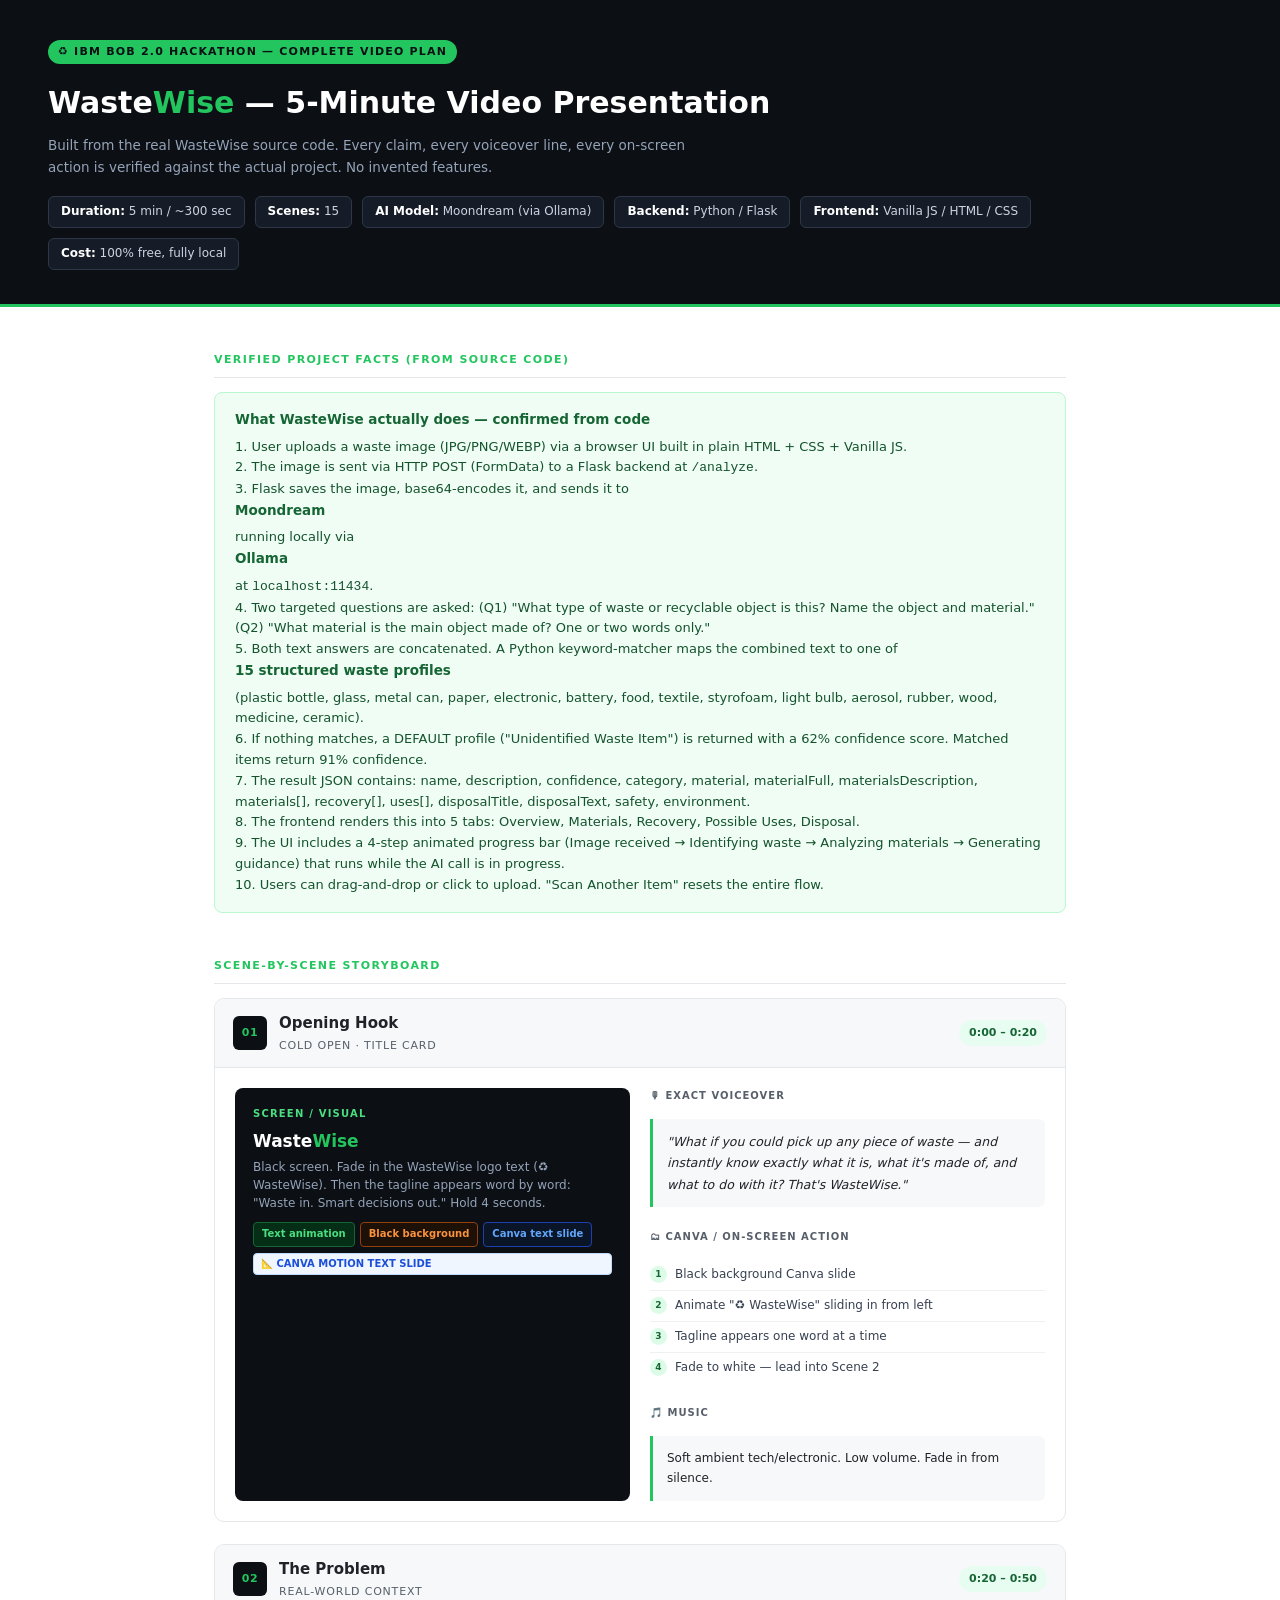
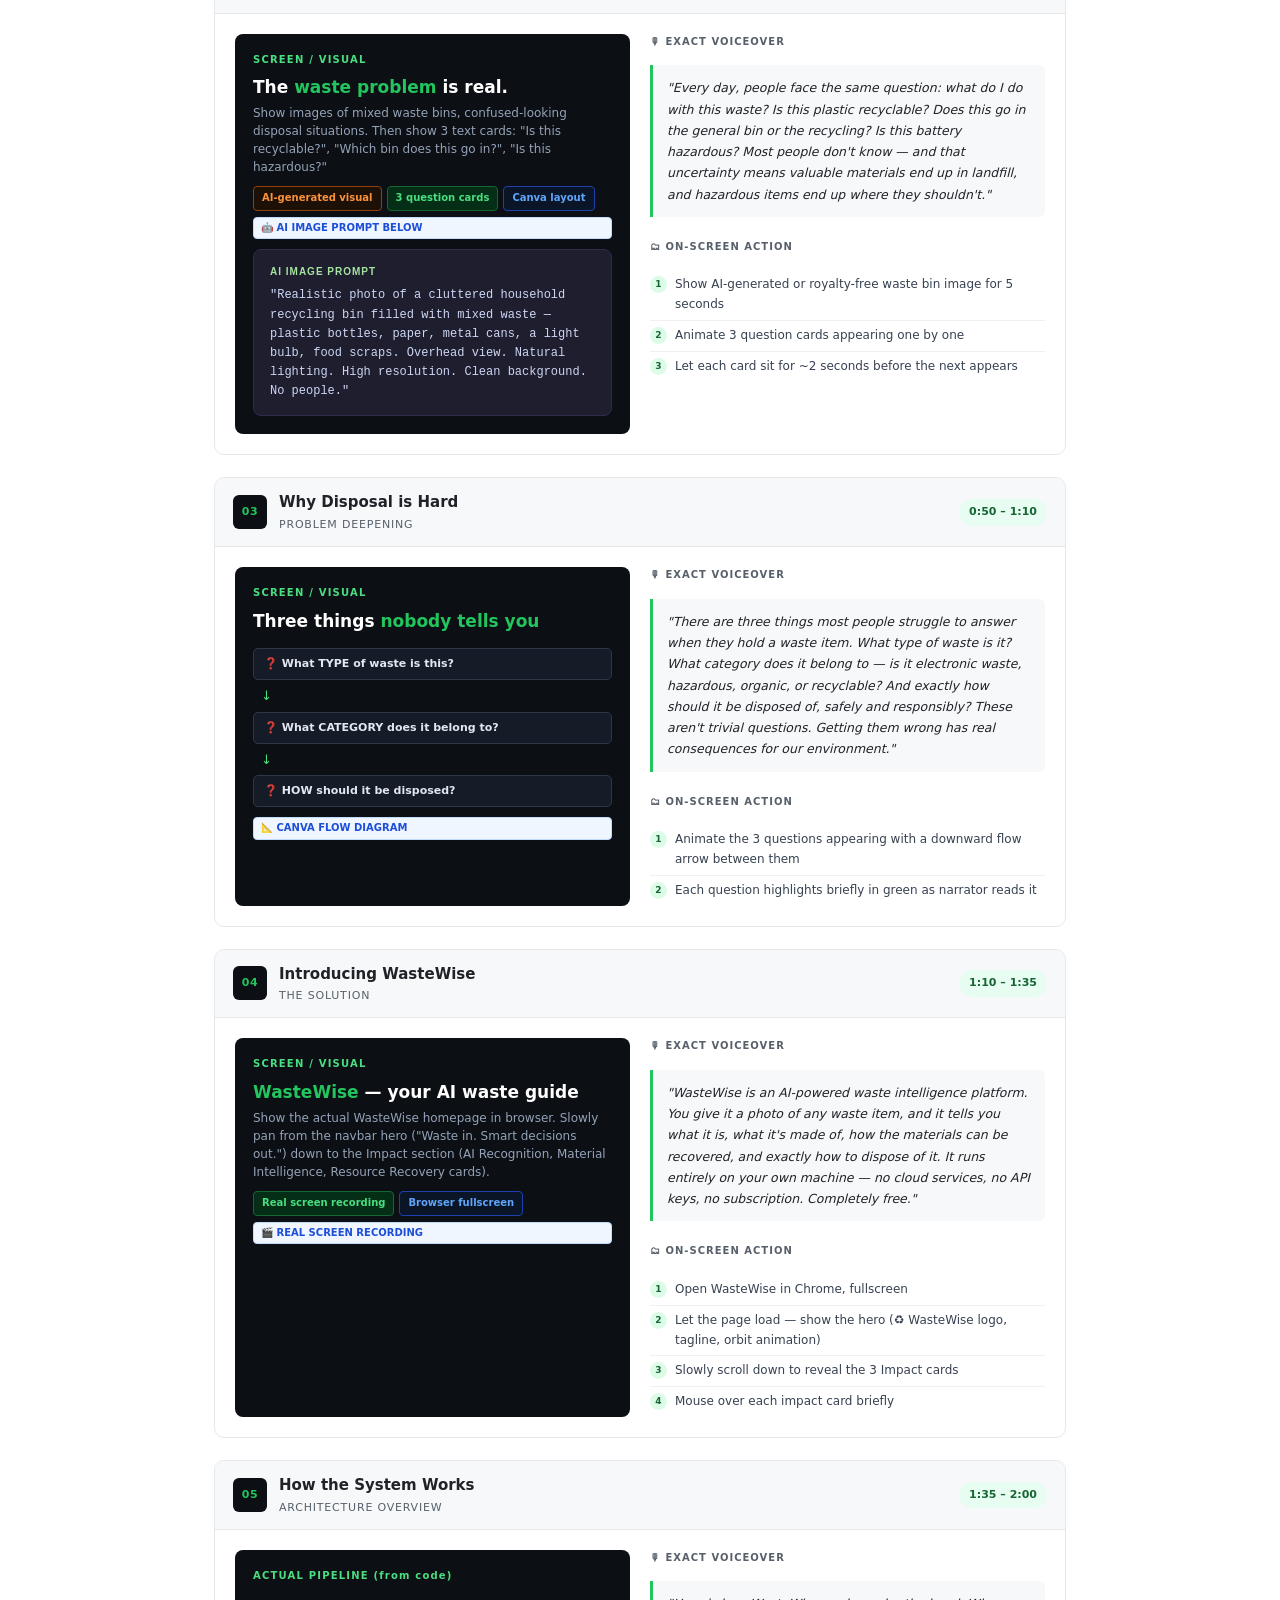
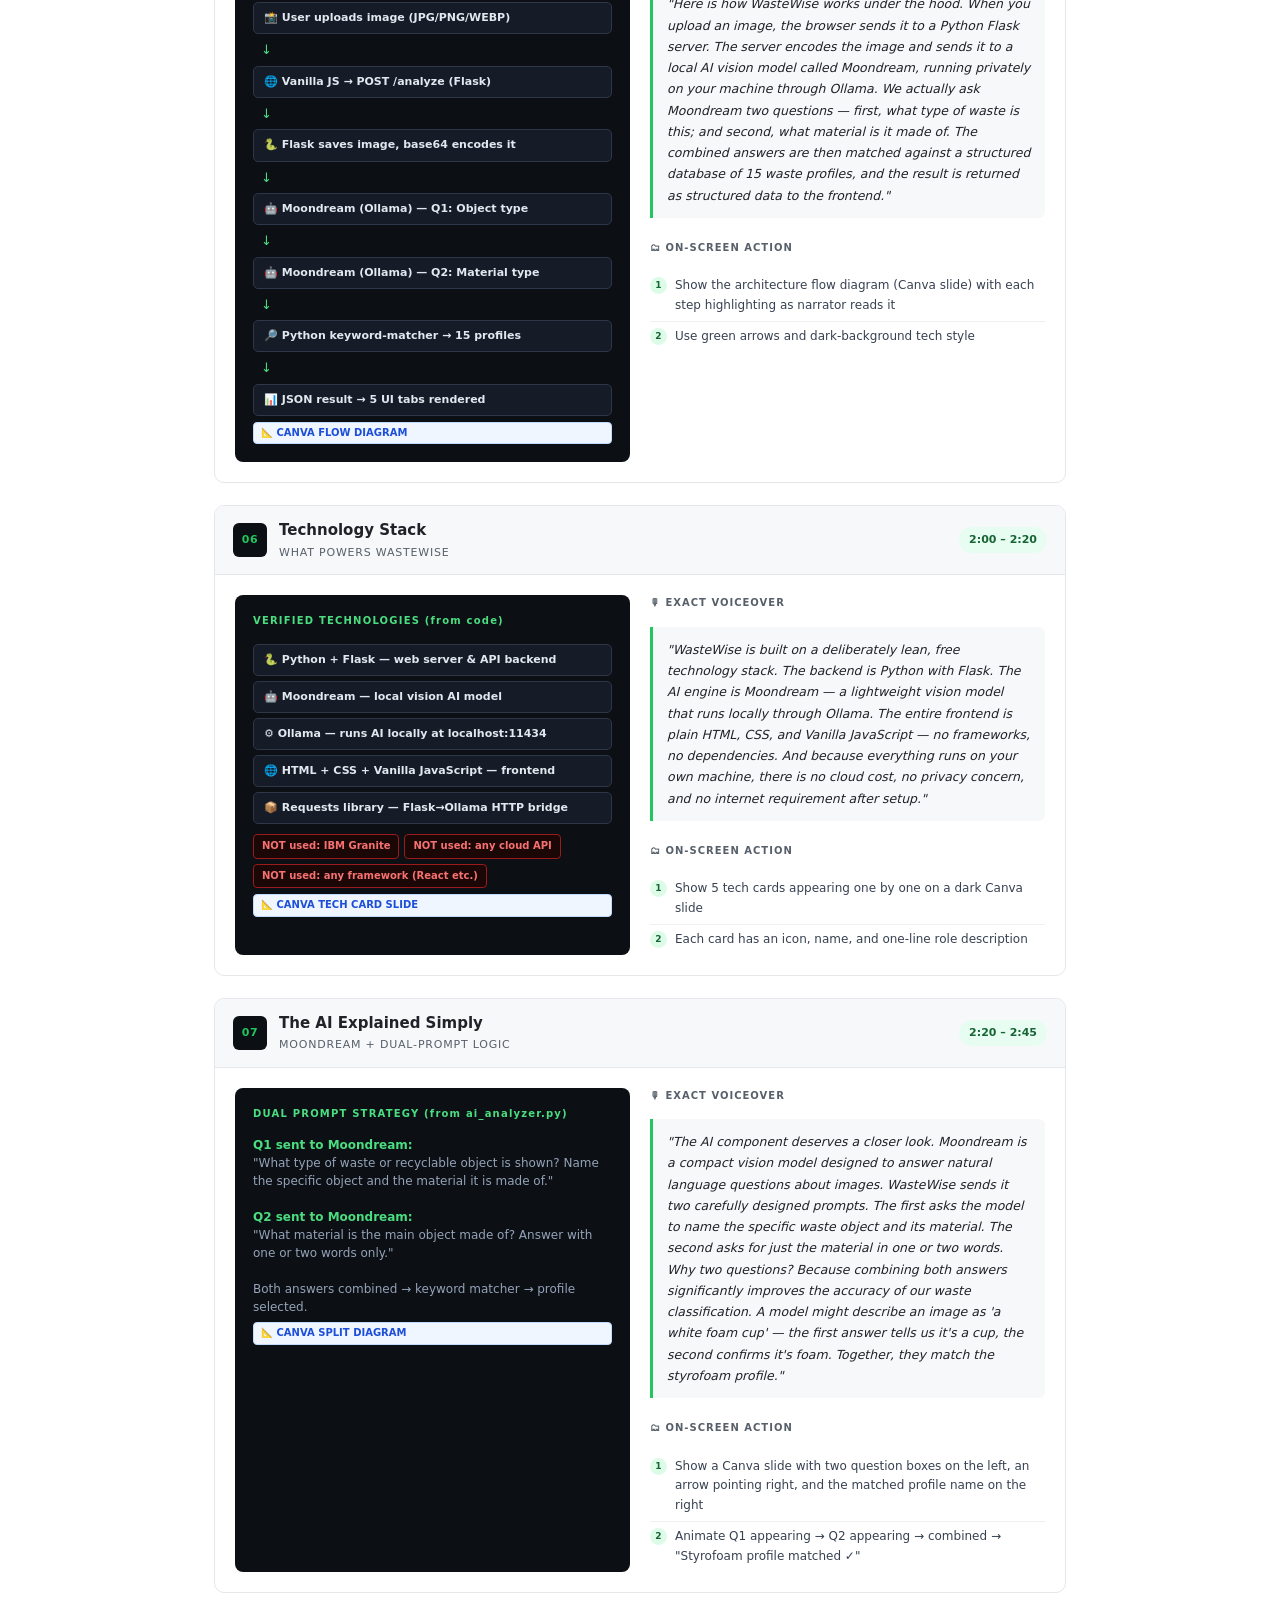
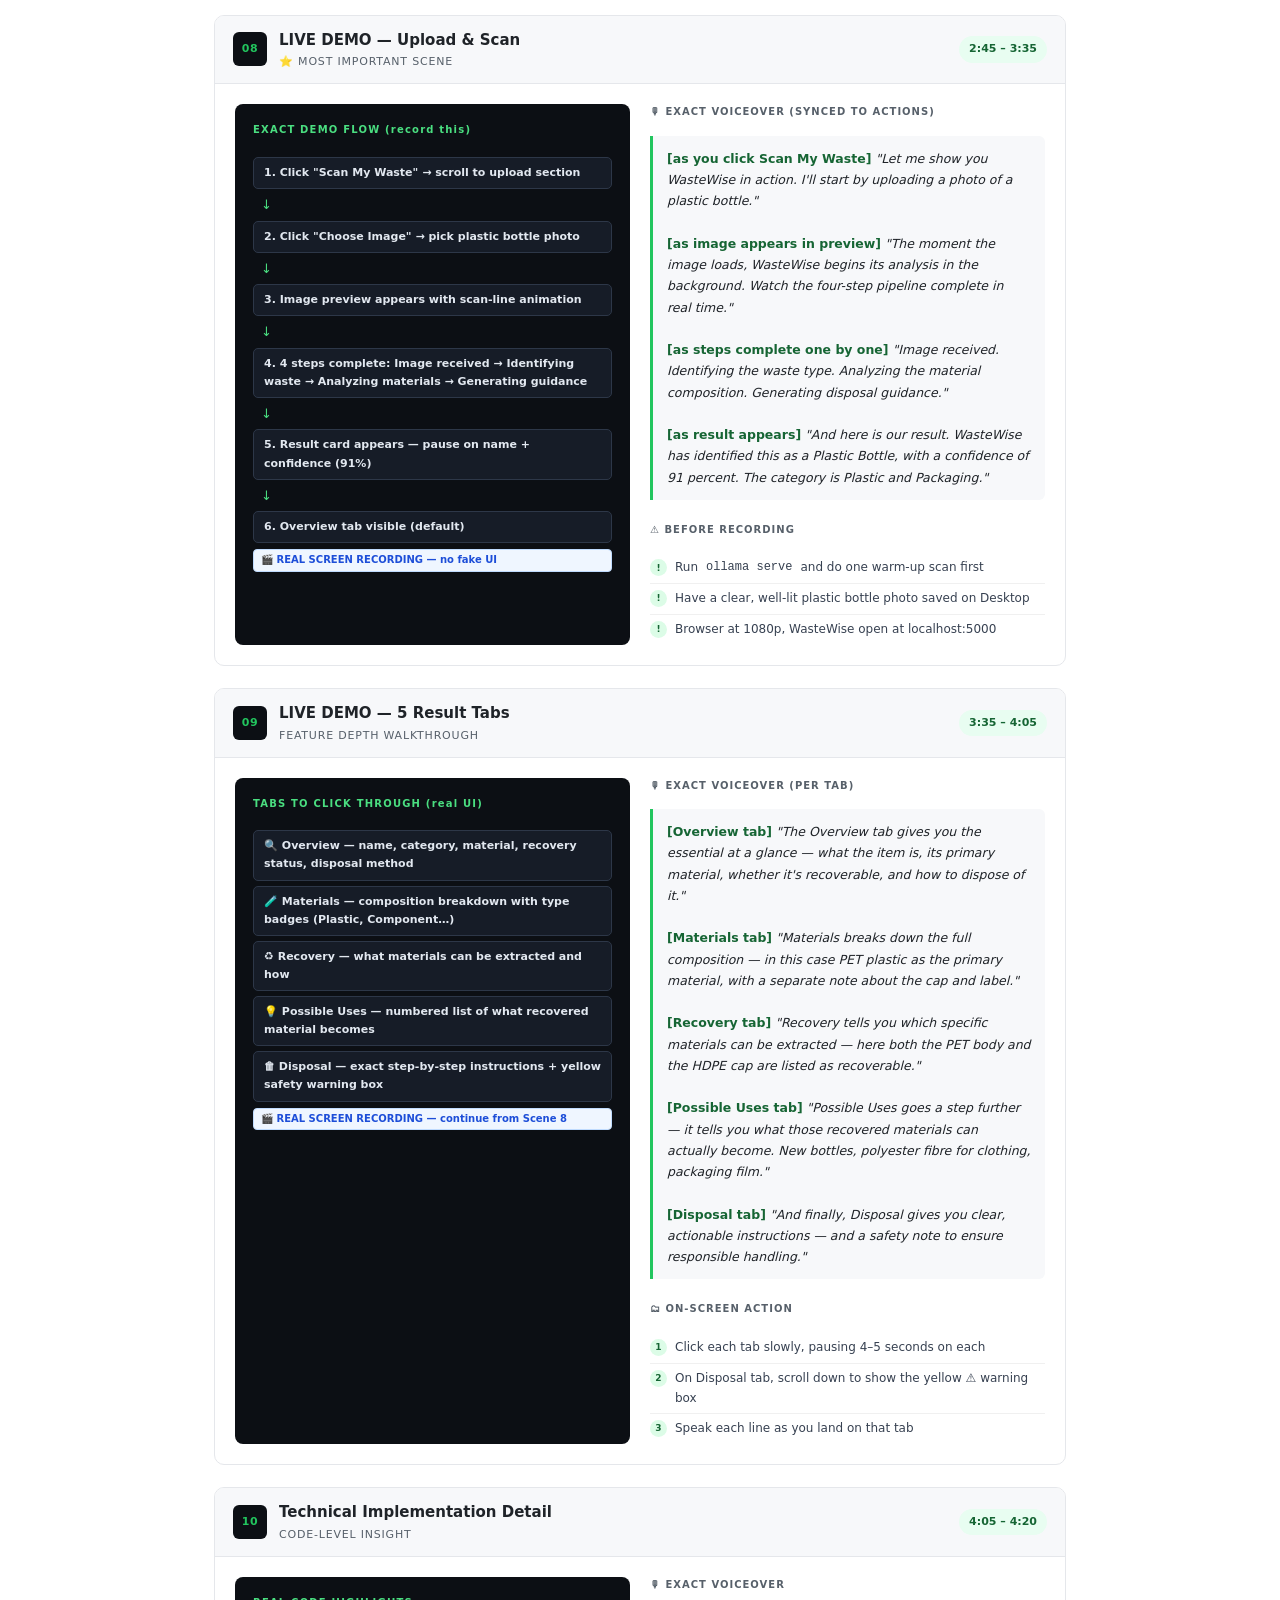
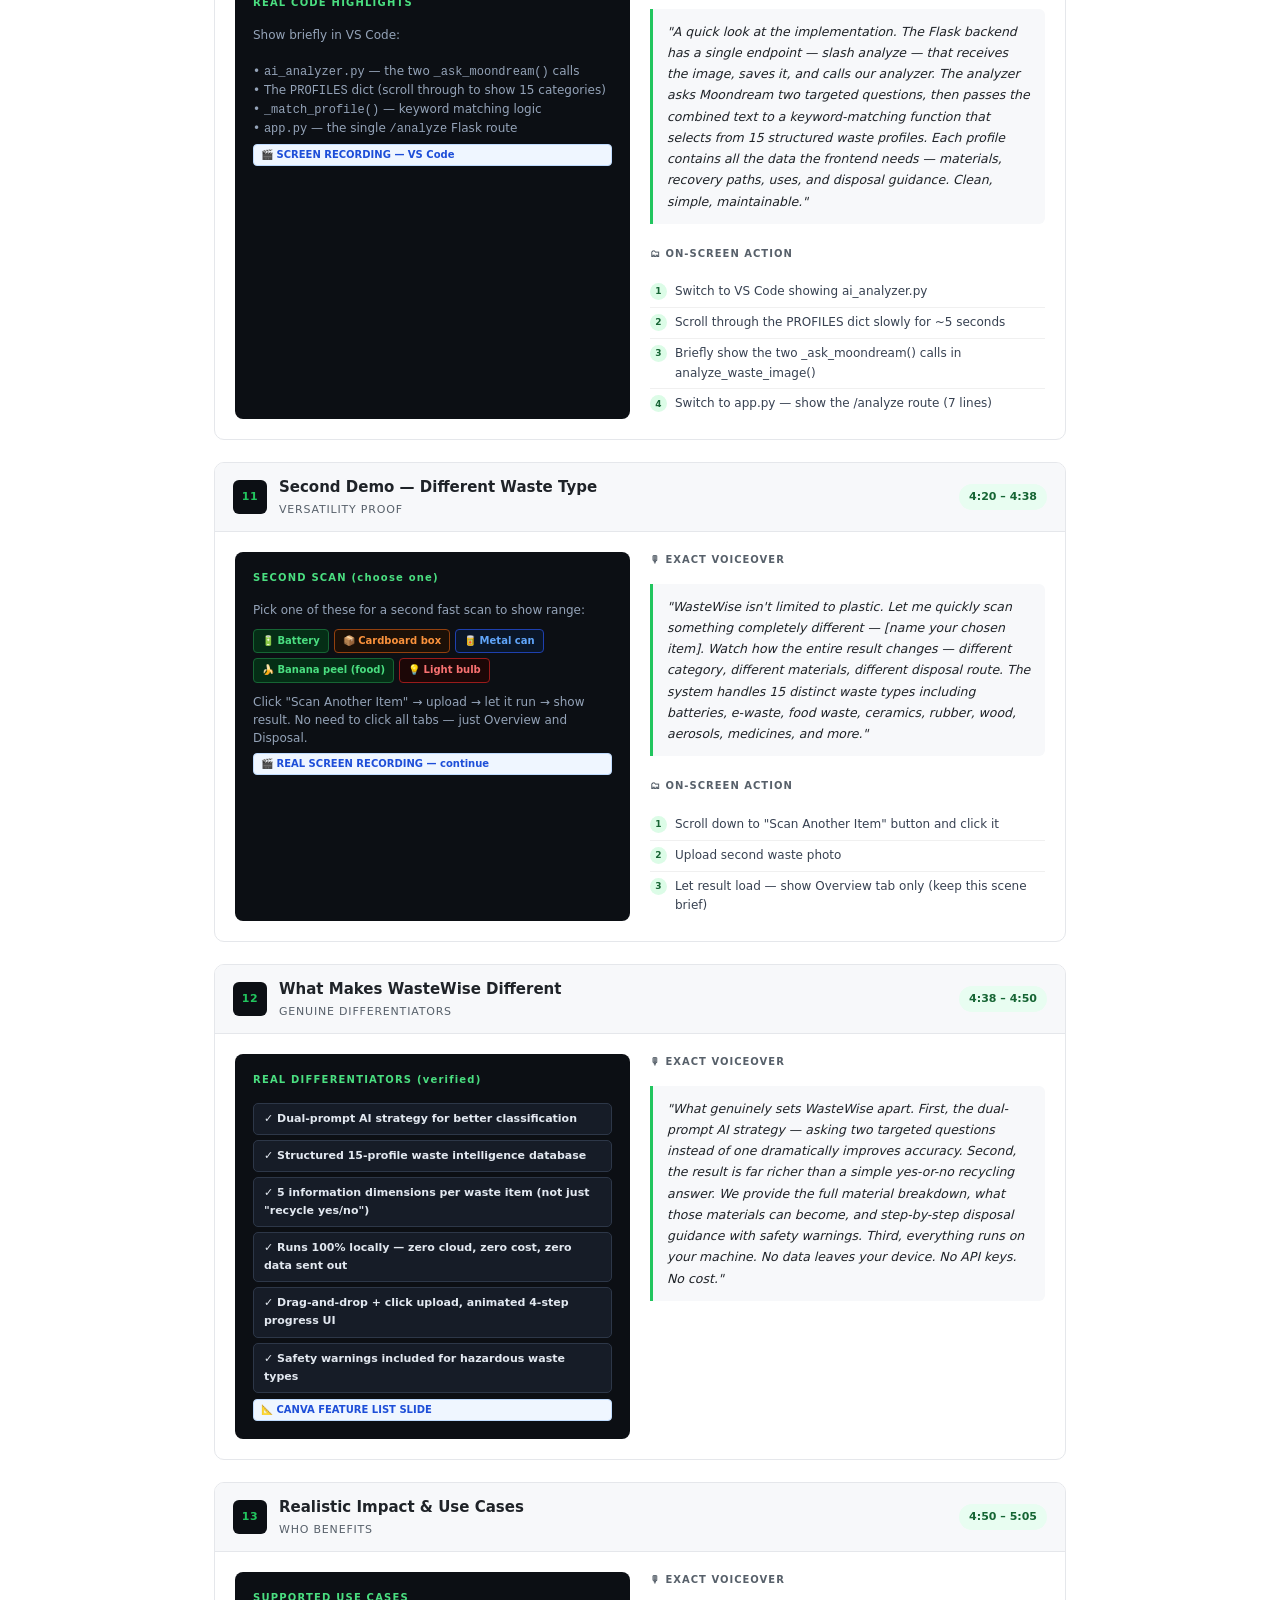
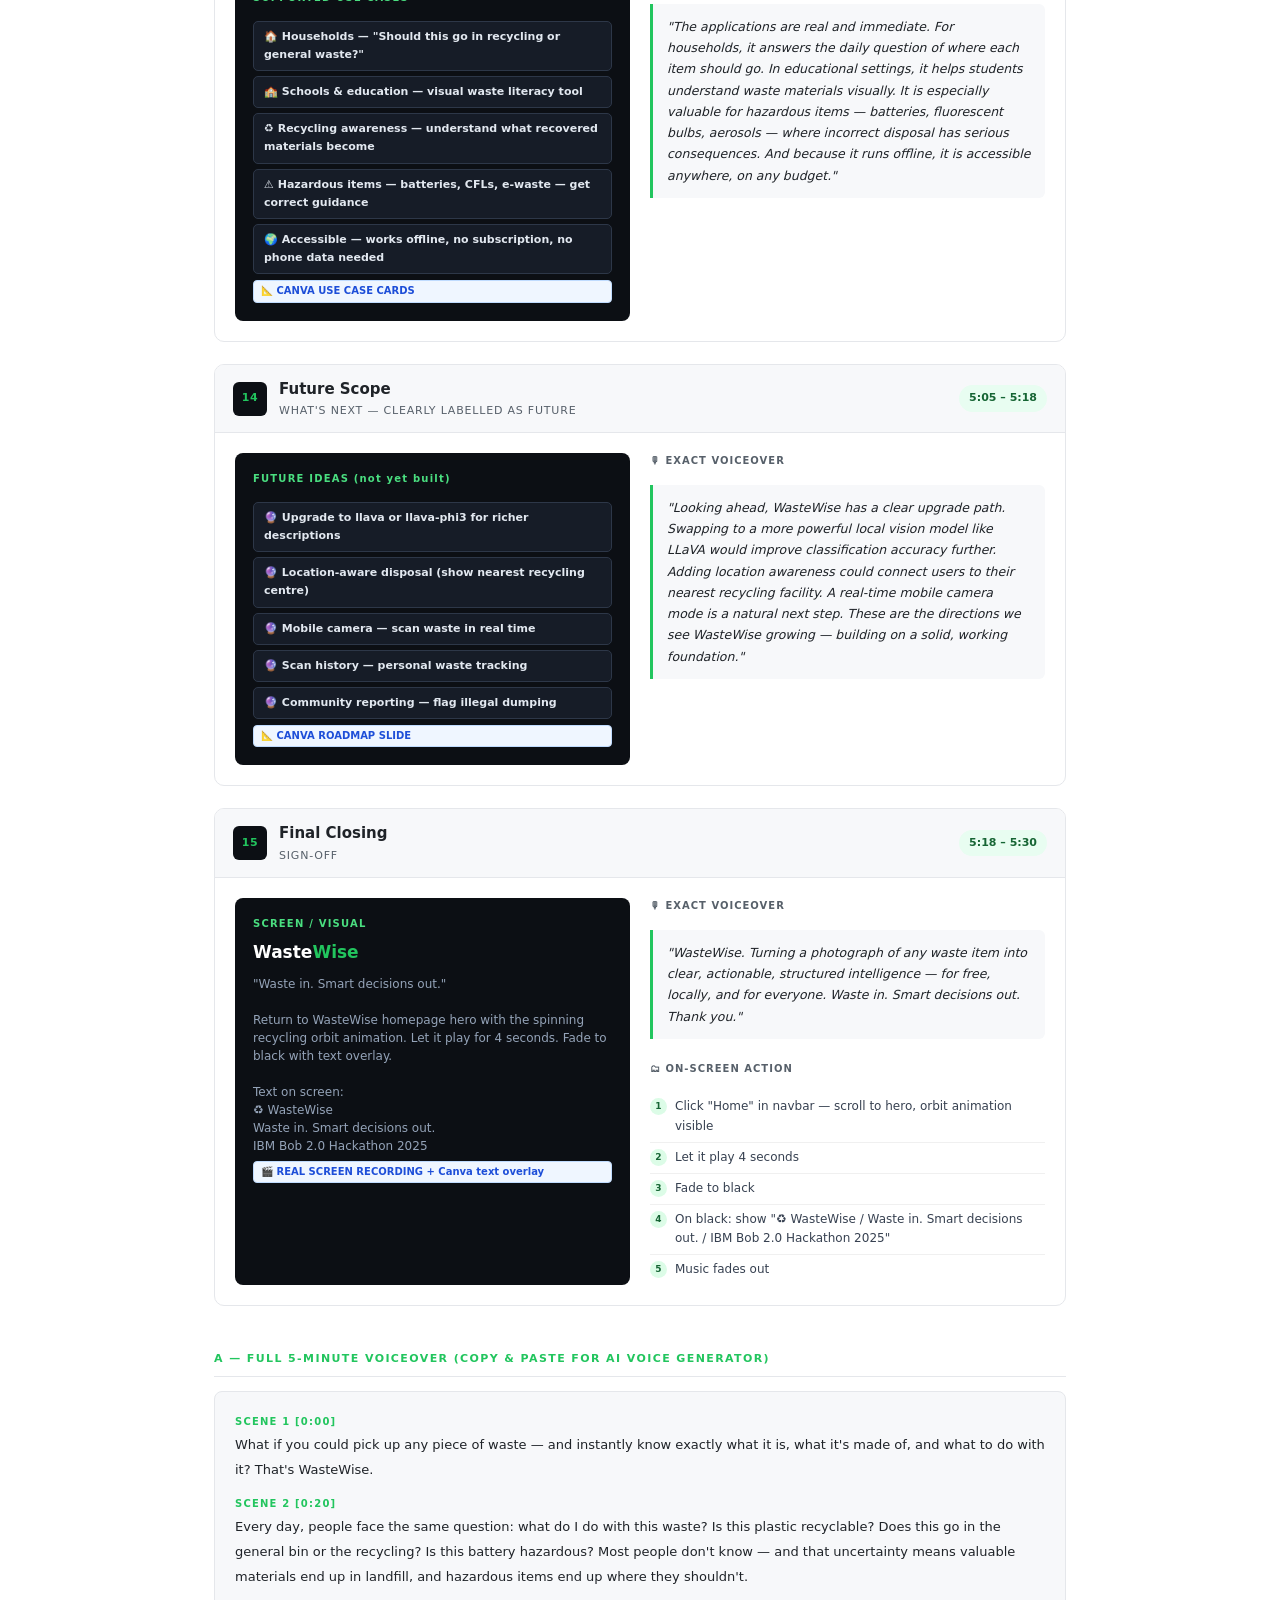
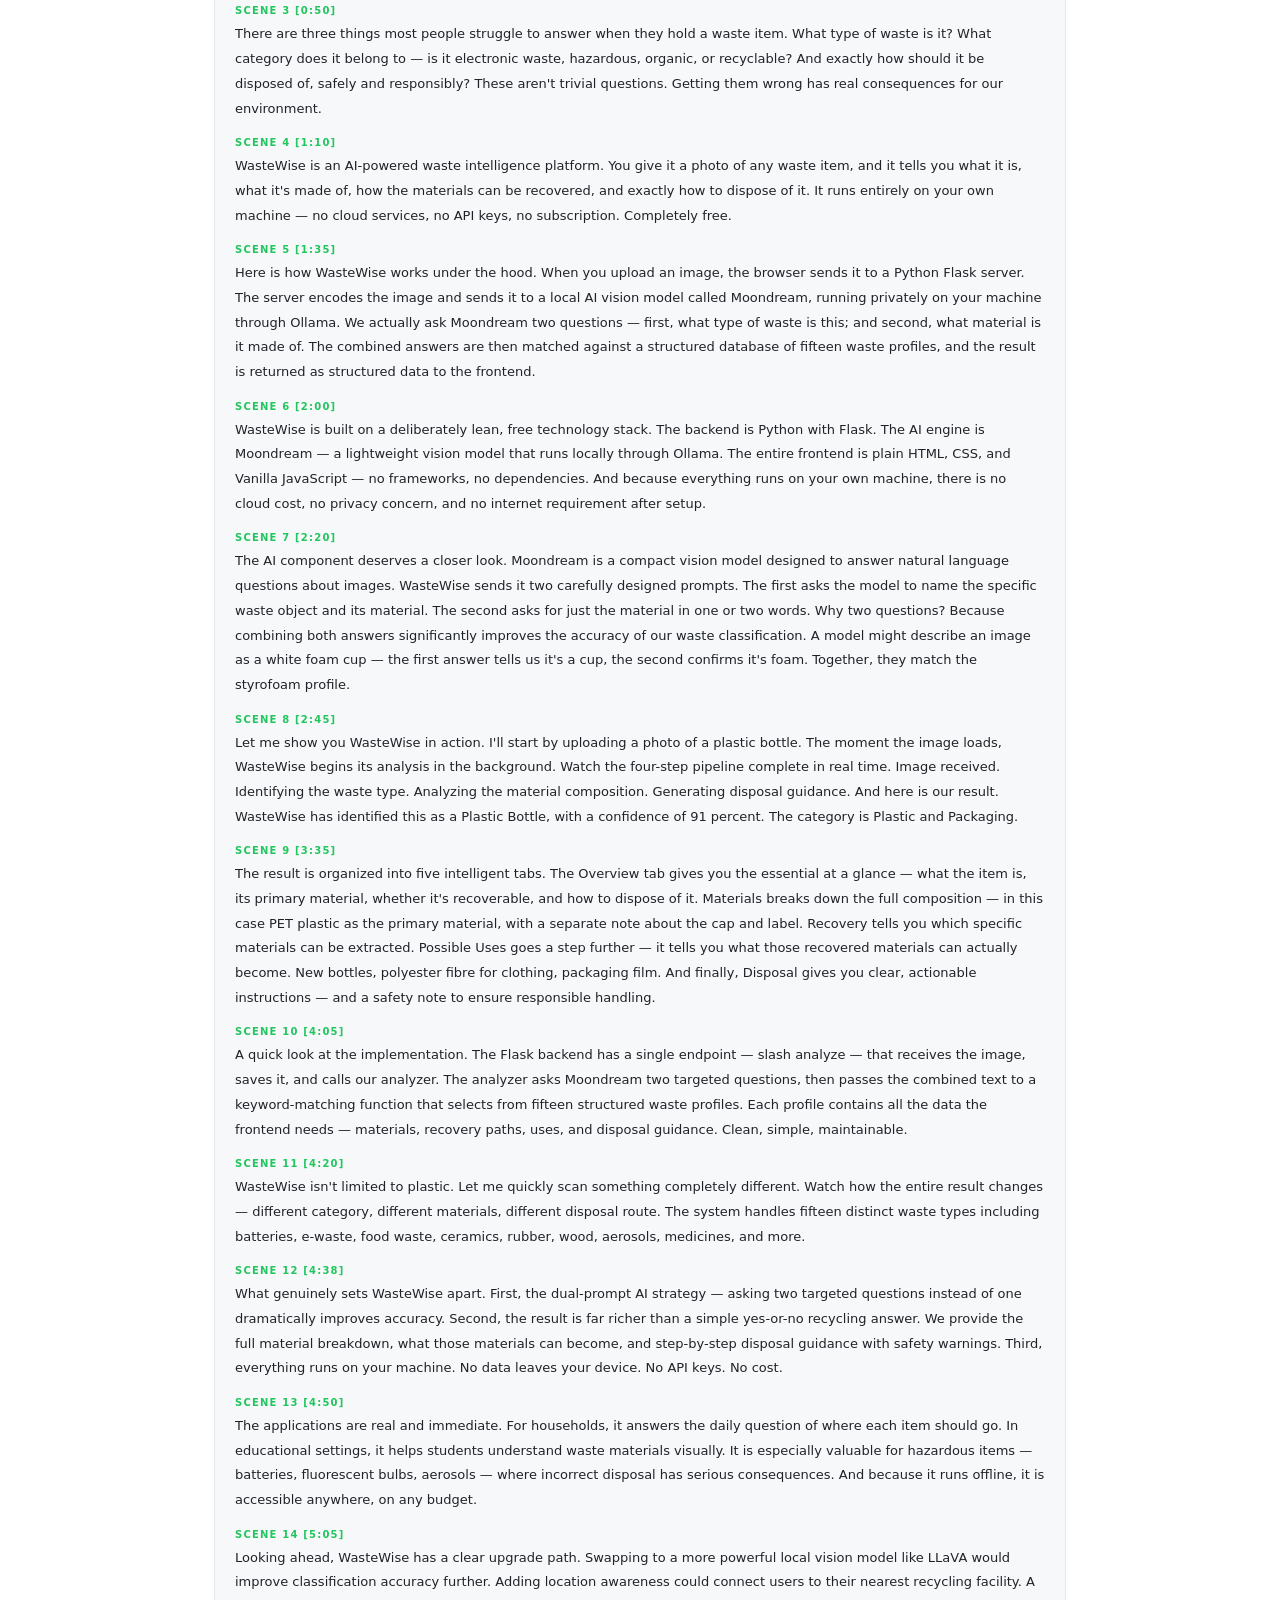
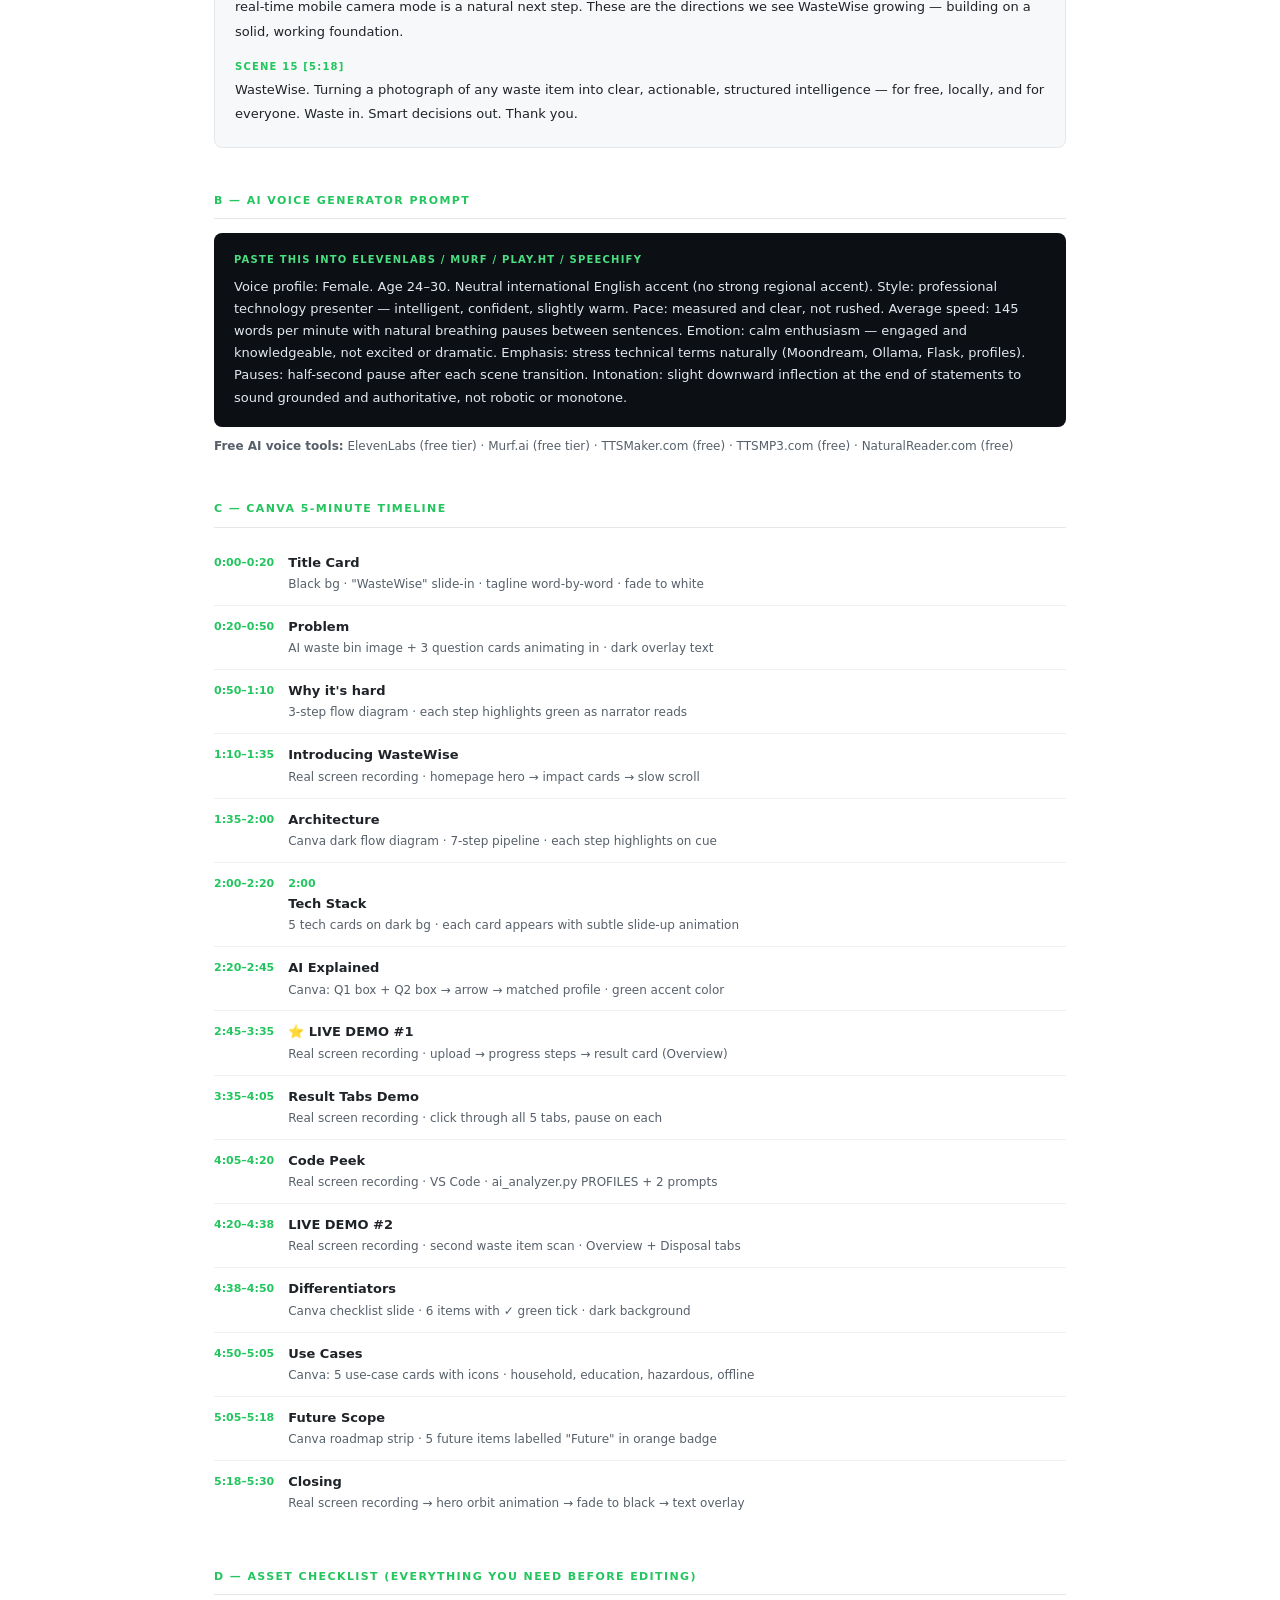
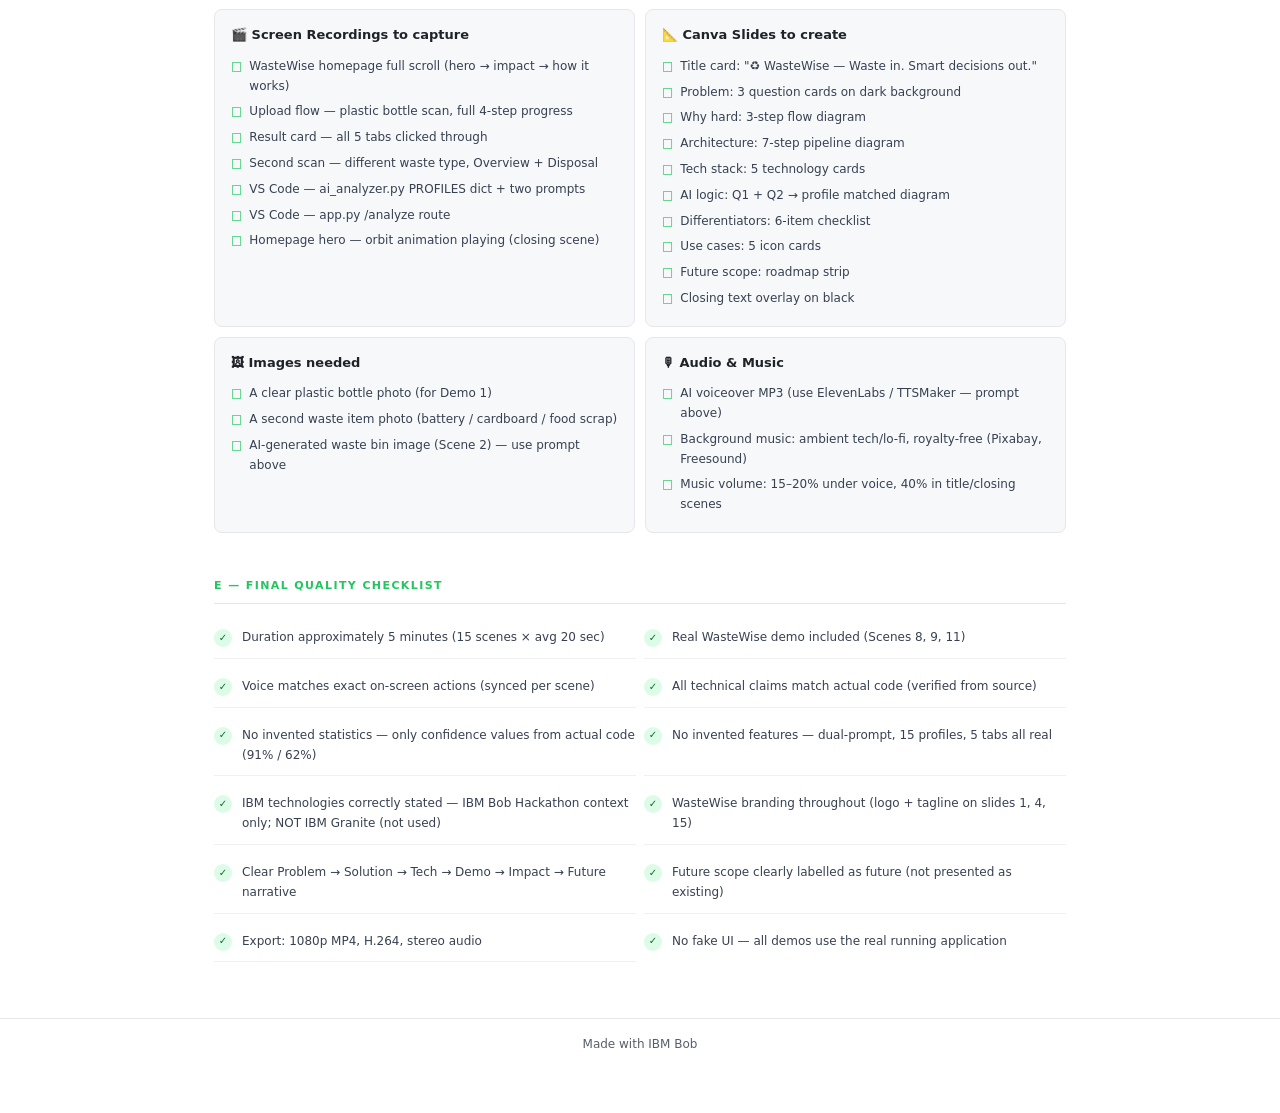
<file: wastewise-complete-5-minute-video-presentation-plan.html>
<html lang="en">
<head>
<meta charset="UTF-8" />
<meta name="viewport" content="width=device-width, initial-scale=1.0" />
<title>WasteWise — 5-Min Video Plan</title>
<style>
*,*::before,*::after{box-sizing:border-box;margin:0;padding:0}
body{font-family:-apple-system,"Segoe UI",system-ui,sans-serif;font-size:14px;line-height:1.65;color:#1f2328;background:#fff;padding-bottom:60px}
a{color:#3b82d4}

/* HEADER */
.hdr{background:#0c0f14;color:#fff;padding:40px 48px 34px;border-bottom:3px solid #22c55e}
.hdr-badge{display:inline-block;background:#22c55e;color:#0c0f14;font-size:11px;font-weight:700;letter-spacing:1.2px;padding:3px 10px;border-radius:20px;margin-bottom:14px}
.hdr h1{font-size:30px;font-weight:800;margin-bottom:6px}.hdr h1 span{color:#22c55e}
.hdr p{color:#94a3b8;max-width:640px;font-size:13.5px}
.hdr-meta{margin-top:18px;display:flex;flex-wrap:wrap;gap:10px}
.mpill{background:#161c27;border:1px solid #2d3748;border-radius:6px;padding:5px 12px;font-size:12px;color:#cbd5e1}.mpill strong{color:#fff}

/* WRAP */
.w{max-width:900px;margin:0 auto;padding:0 24px}

/* SECTION LABEL */
.slbl{font-size:11px;font-weight:700;letter-spacing:1.4px;color:#22c55e;text-transform:uppercase;margin:44px 0 14px;padding-bottom:8px;border-bottom:1px solid #e5e7eb}

/* FACT BOX */
.factbox{background:#f0fdf4;border:1px solid #bbf7d0;border-radius:8px;padding:16px 20px;margin-bottom:20px;font-size:13px;color:#14532d;line-height:1.6}
.factbox strong{display:block;margin-bottom:6px;font-size:13.5px;color:#166534}

/* SCENE CARD */
.sc{border:1px solid #e5e7eb;border-radius:10px;overflow:hidden;margin-bottom:22px}
.sc-hdr{display:flex;align-items:center;gap:12px;padding:12px 18px;background:#f7f8fa;border-bottom:1px solid #e5e7eb}
.sc-num{background:#0c0f14;color:#22c55e;font-size:11px;font-weight:800;width:34px;height:34px;border-radius:6px;display:flex;align-items:center;justify-content:center;flex-shrink:0;letter-spacing:.5px}
.sc-ttl{flex:1}.sc-ttl h3{font-size:15px;font-weight:700;margin-bottom:1px}
.sc-ttl .sub{font-size:11px;color:#57606a;text-transform:uppercase;letter-spacing:.8px}
.sc-ts{background:#e8fdf1;color:#166534;font-size:11px;font-weight:600;padding:4px 10px;border-radius:20px;flex-shrink:0;white-space:nowrap}
.sc-body{padding:20px;display:grid;grid-template-columns:1fr 1fr;gap:20px}
@media(max-width:680px){.sc-body{grid-template-columns:1fr}}

/* DARK VISUAL BOX */
.vbox{background:#0c0f14;border-radius:8px;padding:18px;display:flex;flex-direction:column;justify-content:flex-start;min-height:150px}
.vbox .vlbl{font-size:10px;letter-spacing:1.2px;color:#4ade80;margin-bottom:8px;font-weight:700}
.vbox .vttl{font-size:17px;font-weight:800;color:#fff;line-height:1.3;margin-bottom:6px}.vbox .vttl span{color:#22c55e}
.vbox .vbody{font-size:12px;color:#94a3b8;line-height:1.5}
.tags{display:flex;flex-wrap:wrap;gap:5px;margin-top:10px}
.tag{font-size:10px;font-weight:600;padding:3px 8px;border-radius:4px}
.tag-g{background:#052e16;border:1px solid #166534;color:#4ade80}
.tag-o{background:#1c1007;border:1px solid #92400e;color:#fb923c}
.tag-b{background:#0a1628;border:1px solid #1e40af;color:#60a5fa}
.tag-r{background:#1c0707;border:1px solid #991b1b;color:#f87171}

/* FLOW */
.flow{display:flex;flex-direction:column;gap:5px;margin-top:10px}
.fstep{background:#161c27;border:1px solid #2d3748;border-radius:5px;padding:6px 10px;font-size:11px;color:#e2e8f0;font-weight:600}
.farr{color:#4ade80;font-size:13px;padding-left:8px}

/* NARRATION PANEL */
.npanel{display:flex;flex-direction:column;gap:12px}
.nlbl{font-size:10px;font-weight:700;letter-spacing:1px;color:#57606a;text-transform:uppercase;margin-bottom:3px}
.ntext{background:#f7f8fa;border-left:3px solid #22c55e;padding:12px 14px;border-radius:0 6px 6px 0;font-size:12.5px;color:#1f2328;line-height:1.7;font-style:italic}
.ntext strong{font-style:normal;color:#166534}
.acts{list-style:none}
.acts li{font-size:12px;color:#374151;padding:5px 0;border-bottom:1px solid #f0f0f0;display:flex;gap:8px;align-items:flex-start}
.acts li:last-child{border-bottom:none}
.adot{width:17px;height:17px;border-radius:50%;background:#dcfce7;color:#166534;font-size:9px;font-weight:700;display:flex;align-items:center;justify-content:center;flex-shrink:0;margin-top:1px}
.itype{display:inline-block;background:#eff6ff;border:1px solid #bfdbfe;color:#1d4ed8;font-size:10px;padding:2px 7px;border-radius:4px;font-weight:600;margin-top:6px}

/* PROMPT BOX */
.pbox{background:#1e1e2e;border:1px solid #2d2d4e;border-radius:8px;padding:14px 16px;font-size:12px;color:#cdd6f4;line-height:1.6;margin-top:8px;font-family:monospace}
.pbox .ph{font-size:10px;color:#a6e3a1;font-weight:700;letter-spacing:1px;margin-bottom:6px;font-family:sans-serif}

/* TIMELINE */
.tl{display:flex;flex-direction:column}
.tlr{display:flex;gap:14px;align-items:flex-start;padding:10px 0;border-bottom:1px solid #f0f0f0}
.tlr:last-child{border-bottom:none}
.tlt{min-width:60px;font-size:11px;font-weight:700;color:#22c55e;padding-top:2px}
.tln{font-size:13px;font-weight:600;margin-bottom:2px}
.tld{font-size:12px;color:#57606a}

/* VOICEOVER FULL */
.vobox{background:#f7f8fa;border:1px solid #e5e7eb;border-radius:8px;padding:20px;font-size:13px;line-height:1.9;color:#1f2328}
.vobox p{margin-bottom:12px}.vobox p:last-child{margin-bottom:0}
.vo-scene{font-size:10px;font-weight:700;color:#22c55e;letter-spacing:1.2px;display:block;margin-bottom:2px}

/* TECH GRID */
.tgrid{display:grid;grid-template-columns:repeat(4,1fr);gap:12px;margin-bottom:10px}
.tc{background:#f7f8fa;border:1px solid #e5e7eb;border-radius:8px;padding:14px;text-align:center}
.tc .ti{font-size:22px;margin-bottom:5px}
.tc .tn{font-size:13px;font-weight:700;margin-bottom:2px}
.tc .td{font-size:11px;color:#57606a}

/* CHECKLIST */
.cklist{display:grid;grid-template-columns:1fr 1fr;gap:10px;margin-bottom:10px}
.ckcard{background:#f7f8fa;border:1px solid #e5e7eb;border-radius:8px;padding:14px 16px}
.ckcard h4{font-size:13px;margin-bottom:8px;color:#1f2328}
.ckcard ul{list-style:none}
.ckcard ul li{font-size:12px;color:#374151;padding:3px 0;display:flex;gap:7px}
.ckcard ul li::before{content:"□";color:#22c55e;font-weight:700;flex-shrink:0}
.ckcard.done ul li::before{content:"✓";color:#166534}

/* VOICE PROMPT */
.vprompt{background:#0c0f14;border-radius:8px;padding:18px 20px;color:#e2e8f0;font-size:13px;line-height:1.7;margin-bottom:10px}
.vprompt .vph{font-size:10px;color:#4ade80;font-weight:700;letter-spacing:1.2px;margin-bottom:8px}

/* QC */
.qcgrid{display:grid;grid-template-columns:1fr 1fr;gap:10px}
.qcitem{display:flex;gap:10px;align-items:flex-start;padding:10px 0;border-bottom:1px solid #f0f0f0}
.qcitem:last-child{border-bottom:none}
.qcok{width:18px;height:18px;background:#dcfce7;border-radius:50%;color:#166534;font-size:10px;display:flex;align-items:center;justify-content:center;flex-shrink:0;font-weight:700;margin-top:1px}
.qctxt{font-size:12px;color:#374151}

/* FOOTER */
.pgfoot{margin-top:56px;padding-top:16px;border-top:1px solid #e5e7eb;text-align:center;font-size:12px;color:#57606a}

hr.div{border:none;border-top:1px solid #e5e7eb;margin:32px 0}
</style>
</head>
<body>


<div class="hdr">
  <div class="hdr-badge">♻ IBM BOB 2.0 HACKATHON — COMPLETE VIDEO PLAN</div>
  <h1>Waste<span>Wise</span> — 5-Minute Video Presentation</h1>
  <p>Built from the real WasteWise source code. Every claim, every voiceover line, every on-screen action is verified against the actual project. No invented features.</p>
  <div class="hdr-meta">
    <div class="mpill"><strong>Duration:</strong> 5 min / ~300 sec</div>
    <div class="mpill"><strong>Scenes:</strong> 15</div>
    <div class="mpill"><strong>AI Model:</strong> Moondream (via Ollama)</div>
    <div class="mpill"><strong>Backend:</strong> Python / Flask</div>
    <div class="mpill"><strong>Frontend:</strong> Vanilla JS / HTML / CSS</div>
    <div class="mpill"><strong>Cost:</strong> 100% free, fully local</div>
  </div>
</div>

<div class="w">


<div class="slbl">Verified Project Facts (from source code)</div>
<div class="factbox">
  <strong>What WasteWise actually does — confirmed from code</strong>
  1. User uploads a waste image (JPG/PNG/WEBP) via a browser UI built in plain HTML + CSS + Vanilla JS.<br />
  2. The image is sent via HTTP POST (FormData) to a Flask backend at <code>/analyze</code>.<br />
  3. Flask saves the image, base64-encodes it, and sends it to <strong>Moondream</strong> running locally via <strong>Ollama</strong> at <code>localhost:11434</code>.<br />
  4. Two targeted questions are asked: (Q1) "What type of waste or recyclable object is this? Name the object and material." (Q2) "What material is the main object made of? One or two words only."<br />
  5. Both text answers are concatenated. A Python keyword-matcher maps the combined text to one of <strong>15 structured waste profiles</strong> (plastic bottle, glass, metal can, paper, electronic, battery, food, textile, styrofoam, light bulb, aerosol, rubber, wood, medicine, ceramic).<br />
  6. If nothing matches, a DEFAULT profile ("Unidentified Waste Item") is returned with a 62% confidence score. Matched items return 91% confidence.<br />
  7. The result JSON contains: name, description, confidence, category, material, materialFull, materialsDescription, materials[], recovery[], uses[], disposalTitle, disposalText, safety, environment.<br />
  8. The frontend renders this into 5 tabs: Overview, Materials, Recovery, Possible Uses, Disposal.<br />
  9. The UI includes a 4-step animated progress bar (Image received → Identifying waste → Analyzing materials → Generating guidance) that runs while the AI call is in progress.<br />
  10. Users can drag-and-drop or click to upload. "Scan Another Item" resets the entire flow.
</div>




<div class="slbl">Scene-by-Scene Storyboard</div>


<div class="sc">
  <div class="sc-hdr">
    <div class="sc-num">01</div>
    <div class="sc-ttl"><h3>Opening Hook</h3><div class="sub">Cold Open · Title Card</div></div>
    <div class="sc-ts">0:00 – 0:20</div>
  </div>
  <div class="sc-body">
    <div class="vbox">
      <div class="vlbl">SCREEN / VISUAL</div>
      <div class="vttl">Waste<span>Wise</span></div>
      <div class="vbody">Black screen. Fade in the WasteWise logo text (♻ WasteWise). Then the tagline appears word by word: "Waste in. Smart decisions out." Hold 4 seconds.</div>
      <div class="tags">
        <span class="tag tag-g">Text animation</span>
        <span class="tag tag-o">Black background</span>
        <span class="tag tag-b">Canva text slide</span>
      </div>
      <div class="itype">📐 CANVA MOTION TEXT SLIDE</div>
    </div>
    <div class="npanel">
      <div class="nlbl">🎙 Exact Voiceover</div>
      <div class="ntext">"What if you could pick up any piece of waste — and instantly know exactly what it is, what it's made of, and what to do with it? That's WasteWise."</div>
      <div class="nlbl" style="margin-top:10px">🗂 Canva / On-Screen Action</div>
      <ul class="acts">
        <li><span class="adot">1</span>Black background Canva slide</li>
        <li><span class="adot">2</span>Animate "♻ WasteWise" sliding in from left</li>
        <li><span class="adot">3</span>Tagline appears one word at a time</li>
        <li><span class="adot">4</span>Fade to white — lead into Scene 2</li>
      </ul>
      <div class="nlbl" style="margin-top:10px">🎵 Music</div>
      <div class="ntext" style="font-style:normal;font-size:12px">Soft ambient tech/electronic. Low volume. Fade in from silence.</div>
    </div>
  </div>
</div>


<div class="sc">
  <div class="sc-hdr">
    <div class="sc-num">02</div>
    <div class="sc-ttl"><h3>The Problem</h3><div class="sub">Real-World Context</div></div>
    <div class="sc-ts">0:20 – 0:50</div>
  </div>
  <div class="sc-body">
    <div class="vbox">
      <div class="vlbl">SCREEN / VISUAL</div>
      <div class="vttl">The <span>waste problem</span> is real.</div>
      <div class="vbody">Show images of mixed waste bins, confused-looking disposal situations. Then show 3 text cards: "Is this recyclable?", "Which bin does this go in?", "Is this hazardous?"</div>
      <div class="tags">
        <span class="tag tag-o">AI-generated visual</span>
        <span class="tag tag-g">3 question cards</span>
        <span class="tag tag-b">Canva layout</span>
      </div>
      <div class="itype">🤖 AI IMAGE PROMPT BELOW</div>
      <div class="pbox" style="margin-top:10px">
        <div class="ph">AI IMAGE PROMPT</div>
        "Realistic photo of a cluttered household recycling bin filled with mixed waste — plastic bottles, paper, metal cans, a light bulb, food scraps. Overhead view. Natural lighting. High resolution. Clean background. No people."
      </div>
    </div>
    <div class="npanel">
      <div class="nlbl">🎙 Exact Voiceover</div>
      <div class="ntext">"Every day, people face the same question: what do I do with this waste? Is this plastic recyclable? Does this go in the general bin or the recycling? Is this battery hazardous? Most people don't know — and that uncertainty means valuable materials end up in landfill, and hazardous items end up where they shouldn't."</div>
      <div class="nlbl" style="margin-top:10px">🗂 On-Screen Action</div>
      <ul class="acts">
        <li><span class="adot">1</span>Show AI-generated or royalty-free waste bin image for 5 seconds</li>
        <li><span class="adot">2</span>Animate 3 question cards appearing one by one</li>
        <li><span class="adot">3</span>Let each card sit for ~2 seconds before the next appears</li>
      </ul>
    </div>
  </div>
</div>


<div class="sc">
  <div class="sc-hdr">
    <div class="sc-num">03</div>
    <div class="sc-ttl"><h3>Why Disposal is Hard</h3><div class="sub">Problem Deepening</div></div>
    <div class="sc-ts">0:50 – 1:10</div>
  </div>
  <div class="sc-body">
    <div class="vbox">
      <div class="vlbl">SCREEN / VISUAL</div>
      <div class="vttl">Three things <span>nobody tells you</span></div>
      <div class="flow">
        <div class="fstep">❓ What TYPE of waste is this?</div>
        <div class="farr">↓</div>
        <div class="fstep">❓ What CATEGORY does it belong to?</div>
        <div class="farr">↓</div>
        <div class="fstep">❓ HOW should it be disposed?</div>
      </div>
      <div class="itype" style="margin-top:10px">📐 CANVA FLOW DIAGRAM</div>
    </div>
    <div class="npanel">
      <div class="nlbl">🎙 Exact Voiceover</div>
      <div class="ntext">"There are three things most people struggle to answer when they hold a waste item. What type of waste is it? What category does it belong to — is it electronic waste, hazardous, organic, or recyclable? And exactly how should it be disposed of, safely and responsibly? These aren't trivial questions. Getting them wrong has real consequences for our environment."</div>
      <div class="nlbl" style="margin-top:10px">🗂 On-Screen Action</div>
      <ul class="acts">
        <li><span class="adot">1</span>Animate the 3 questions appearing with a downward flow arrow between them</li>
        <li><span class="adot">2</span>Each question highlights briefly in green as narrator reads it</li>
      </ul>
    </div>
  </div>
</div>


<div class="sc">
  <div class="sc-hdr">
    <div class="sc-num">04</div>
    <div class="sc-ttl"><h3>Introducing WasteWise</h3><div class="sub">The Solution</div></div>
    <div class="sc-ts">1:10 – 1:35</div>
  </div>
  <div class="sc-body">
    <div class="vbox">
      <div class="vlbl">SCREEN / VISUAL</div>
      <div class="vttl"><span>WasteWise</span> — your AI waste guide</div>
      <div class="vbody">Show the actual WasteWise homepage in browser. Slowly pan from the navbar hero ("Waste in. Smart decisions out.") down to the Impact section (AI Recognition, Material Intelligence, Resource Recovery cards).</div>
      <div class="tags">
        <span class="tag tag-g">Real screen recording</span>
        <span class="tag tag-b">Browser fullscreen</span>
      </div>
      <div class="itype">🎬 REAL SCREEN RECORDING</div>
    </div>
    <div class="npanel">
      <div class="nlbl">🎙 Exact Voiceover</div>
      <div class="ntext">"WasteWise is an AI-powered waste intelligence platform. You give it a photo of any waste item, and it tells you what it is, what it's made of, how the materials can be recovered, and exactly how to dispose of it. It runs entirely on your own machine — no cloud services, no API keys, no subscription. Completely free."</div>
      <div class="nlbl" style="margin-top:10px">🗂 On-Screen Action</div>
      <ul class="acts">
        <li><span class="adot">1</span>Open WasteWise in Chrome, fullscreen</li>
        <li><span class="adot">2</span>Let the page load — show the hero (♻ WasteWise logo, tagline, orbit animation)</li>
        <li><span class="adot">3</span>Slowly scroll down to reveal the 3 Impact cards</li>
        <li><span class="adot">4</span>Mouse over each impact card briefly</li>
      </ul>
    </div>
  </div>
</div>


<div class="sc">
  <div class="sc-hdr">
    <div class="sc-num">05</div>
    <div class="sc-ttl"><h3>How the System Works</h3><div class="sub">Architecture Overview</div></div>
    <div class="sc-ts">1:35 – 2:00</div>
  </div>
  <div class="sc-body">
    <div class="vbox">
      <div class="vlbl">ACTUAL PIPELINE (from code)</div>
      <div class="flow">
        <div class="fstep">📸 User uploads image (JPG/PNG/WEBP)</div>
        <div class="farr">↓</div>
        <div class="fstep">🌐 Vanilla JS → POST /analyze (Flask)</div>
        <div class="farr">↓</div>
        <div class="fstep">🐍 Flask saves image, base64 encodes it</div>
        <div class="farr">↓</div>
        <div class="fstep">🤖 Moondream (Ollama) — Q1: Object type</div>
        <div class="farr">↓</div>
        <div class="fstep">🤖 Moondream (Ollama) — Q2: Material type</div>
        <div class="farr">↓</div>
        <div class="fstep">🔎 Python keyword-matcher → 15 profiles</div>
        <div class="farr">↓</div>
        <div class="fstep">📊 JSON result → 5 UI tabs rendered</div>
      </div>
      <div class="itype">📐 CANVA FLOW DIAGRAM</div>
    </div>
    <div class="npanel">
      <div class="nlbl">🎙 Exact Voiceover</div>
      <div class="ntext">"Here is how WasteWise works under the hood. When you upload an image, the browser sends it to a Python Flask server. The server encodes the image and sends it to a local AI vision model called Moondream, running privately on your machine through Ollama. We actually ask Moondream two questions — first, what type of waste is this; and second, what material is it made of. The combined answers are then matched against a structured database of 15 waste profiles, and the result is returned as structured data to the frontend."</div>
      <div class="nlbl" style="margin-top:10px">🗂 On-Screen Action</div>
      <ul class="acts">
        <li><span class="adot">1</span>Show the architecture flow diagram (Canva slide) with each step highlighting as narrator reads it</li>
        <li><span class="adot">2</span>Use green arrows and dark-background tech style</li>
      </ul>
    </div>
  </div>
</div>


<div class="sc">
  <div class="sc-hdr">
    <div class="sc-num">06</div>
    <div class="sc-ttl"><h3>Technology Stack</h3><div class="sub">What Powers WasteWise</div></div>
    <div class="sc-ts">2:00 – 2:20</div>
  </div>
  <div class="sc-body">
    <div class="vbox">
      <div class="vlbl">VERIFIED TECHNOLOGIES (from code)</div>
      <div class="flow" style="margin-top:6px">
        <div class="fstep">🐍 Python + Flask — web server &amp; API backend</div>
        <div class="fstep">🤖 Moondream — local vision AI model</div>
        <div class="fstep">⚙ Ollama — runs AI locally at localhost:11434</div>
        <div class="fstep">🌐 HTML + CSS + Vanilla JavaScript — frontend</div>
        <div class="fstep">📦 Requests library — Flask→Ollama HTTP bridge</div>
      </div>
      <div class="tags" style="margin-top:10px">
        <span class="tag tag-r">NOT used: IBM Granite</span>
        <span class="tag tag-r">NOT used: any cloud API</span>
        <span class="tag tag-r">NOT used: any framework (React etc.)</span>
      </div>
      <div class="itype">📐 CANVA TECH CARD SLIDE</div>
    </div>
    <div class="npanel">
      <div class="nlbl">🎙 Exact Voiceover</div>
      <div class="ntext">"WasteWise is built on a deliberately lean, free technology stack. The backend is Python with Flask. The AI engine is Moondream — a lightweight vision model that runs locally through Ollama. The entire frontend is plain HTML, CSS, and Vanilla JavaScript — no frameworks, no dependencies. And because everything runs on your own machine, there is no cloud cost, no privacy concern, and no internet requirement after setup."</div>
      <div class="nlbl" style="margin-top:10px">🗂 On-Screen Action</div>
      <ul class="acts">
        <li><span class="adot">1</span>Show 5 tech cards appearing one by one on a dark Canva slide</li>
        <li><span class="adot">2</span>Each card has an icon, name, and one-line role description</li>
      </ul>
    </div>
  </div>
</div>


<div class="sc">
  <div class="sc-hdr">
    <div class="sc-num">07</div>
    <div class="sc-ttl"><h3>The AI Explained Simply</h3><div class="sub">Moondream + Dual-Prompt Logic</div></div>
    <div class="sc-ts">2:20 – 2:45</div>
  </div>
  <div class="sc-body">
    <div class="vbox">
      <div class="vlbl">DUAL PROMPT STRATEGY (from ai_analyzer.py)</div>
      <div class="vbody" style="margin-top:6px">
        <strong style="color:#4ade80">Q1 sent to Moondream:</strong><br />
        "What type of waste or recyclable object is shown? Name the specific object and the material it is made of."<br /><br />
        <strong style="color:#4ade80">Q2 sent to Moondream:</strong><br />
        "What material is the main object made of? Answer with one or two words only."<br /><br />
        Both answers combined → keyword matcher → profile selected.
      </div>
      <div class="itype">📐 CANVA SPLIT DIAGRAM</div>
    </div>
    <div class="npanel">
      <div class="nlbl">🎙 Exact Voiceover</div>
      <div class="ntext">"The AI component deserves a closer look. Moondream is a compact vision model designed to answer natural language questions about images. WasteWise sends it two carefully designed prompts. The first asks the model to name the specific waste object and its material. The second asks for just the material in one or two words. Why two questions? Because combining both answers significantly improves the accuracy of our waste classification. A model might describe an image as 'a white foam cup' — the first answer tells us it's a cup, the second confirms it's foam. Together, they match the styrofoam profile."</div>
      <div class="nlbl" style="margin-top:10px">🗂 On-Screen Action</div>
      <ul class="acts">
        <li><span class="adot">1</span>Show a Canva slide with two question boxes on the left, an arrow pointing right, and the matched profile name on the right</li>
        <li><span class="adot">2</span>Animate Q1 appearing → Q2 appearing → combined → "Styrofoam profile matched ✓"</li>
      </ul>
    </div>
  </div>
</div>


<div class="sc">
  <div class="sc-hdr">
    <div class="sc-num">08</div>
    <div class="sc-ttl"><h3>LIVE DEMO — Upload &amp; Scan</h3><div class="sub">⭐ Most Important Scene</div></div>
    <div class="sc-ts">2:45 – 3:35</div>
  </div>
  <div class="sc-body">
    <div class="vbox">
      <div class="vlbl">EXACT DEMO FLOW (record this)</div>
      <div class="flow">
        <div class="fstep">1. Click "Scan My Waste" → scroll to upload section</div>
        <div class="farr">↓</div>
        <div class="fstep">2. Click "Choose Image" → pick plastic bottle photo</div>
        <div class="farr">↓</div>
        <div class="fstep">3. Image preview appears with scan-line animation</div>
        <div class="farr">↓</div>
        <div class="fstep">4. 4 steps complete: Image received → Identifying waste → Analyzing materials → Generating guidance</div>
        <div class="farr">↓</div>
        <div class="fstep">5. Result card appears — pause on name + confidence (91%)</div>
        <div class="farr">↓</div>
        <div class="fstep">6. Overview tab visible (default)</div>
      </div>
      <div class="itype">🎬 REAL SCREEN RECORDING — no fake UI</div>
    </div>
    <div class="npanel">
      <div class="nlbl">🎙 Exact Voiceover (synced to actions)</div>
      <div class="ntext">
        <strong>[as you click Scan My Waste]</strong> "Let me show you WasteWise in action. I'll start by uploading a photo of a plastic bottle."<br /><br />
        <strong>[as image appears in preview]</strong> "The moment the image loads, WasteWise begins its analysis in the background. Watch the four-step pipeline complete in real time."<br /><br />
        <strong>[as steps complete one by one]</strong> "Image received. Identifying the waste type. Analyzing the material composition. Generating disposal guidance."<br /><br />
        <strong>[as result appears]</strong> "And here is our result. WasteWise has identified this as a Plastic Bottle, with a confidence of 91 percent. The category is Plastic and Packaging."
      </div>
      <div class="nlbl" style="margin-top:10px">⚠ Before Recording</div>
      <ul class="acts">
        <li><span class="adot">!</span>Run <code>ollama serve</code> and do one warm-up scan first</li>
        <li><span class="adot">!</span>Have a clear, well-lit plastic bottle photo saved on Desktop</li>
        <li><span class="adot">!</span>Browser at 1080p, WasteWise open at localhost:5000</li>
      </ul>
    </div>
  </div>
</div>


<div class="sc">
  <div class="sc-hdr">
    <div class="sc-num">09</div>
    <div class="sc-ttl"><h3>LIVE DEMO — 5 Result Tabs</h3><div class="sub">Feature Depth Walkthrough</div></div>
    <div class="sc-ts">3:35 – 4:05</div>
  </div>
  <div class="sc-body">
    <div class="vbox">
      <div class="vlbl">TABS TO CLICK THROUGH (real UI)</div>
      <div class="flow">
        <div class="fstep">🔍 Overview — name, category, material, recovery status, disposal method</div>
        <div class="fstep">🧪 Materials — composition breakdown with type badges (Plastic, Component…)</div>
        <div class="fstep">♻ Recovery — what materials can be extracted and how</div>
        <div class="fstep">💡 Possible Uses — numbered list of what recovered material becomes</div>
        <div class="fstep">🗑 Disposal — exact step-by-step instructions + yellow safety warning box</div>
      </div>
      <div class="itype">🎬 REAL SCREEN RECORDING — continue from Scene 8</div>
    </div>
    <div class="npanel">
      <div class="nlbl">🎙 Exact Voiceover (per tab)</div>
      <div class="ntext">
        <strong>[Overview tab]</strong> "The Overview tab gives you the essential at a glance — what the item is, its primary material, whether it's recoverable, and how to dispose of it."<br /><br />
        <strong>[Materials tab]</strong> "Materials breaks down the full composition — in this case PET plastic as the primary material, with a separate note about the cap and label."<br /><br />
        <strong>[Recovery tab]</strong> "Recovery tells you which specific materials can be extracted — here both the PET body and the HDPE cap are listed as recoverable."<br /><br />
        <strong>[Possible Uses tab]</strong> "Possible Uses goes a step further — it tells you what those recovered materials can actually become. New bottles, polyester fibre for clothing, packaging film."<br /><br />
        <strong>[Disposal tab]</strong> "And finally, Disposal gives you clear, actionable instructions — and a safety note to ensure responsible handling."
      </div>
      <div class="nlbl" style="margin-top:10px">🗂 On-Screen Action</div>
      <ul class="acts">
        <li><span class="adot">1</span>Click each tab slowly, pausing 4–5 seconds on each</li>
        <li><span class="adot">2</span>On Disposal tab, scroll down to show the yellow ⚠ warning box</li>
        <li><span class="adot">3</span>Speak each line as you land on that tab</li>
      </ul>
    </div>
  </div>
</div>


<div class="sc">
  <div class="sc-hdr">
    <div class="sc-num">10</div>
    <div class="sc-ttl"><h3>Technical Implementation Detail</h3><div class="sub">Code-Level Insight</div></div>
    <div class="sc-ts">4:05 – 4:20</div>
  </div>
  <div class="sc-body">
    <div class="vbox">
      <div class="vlbl">REAL CODE HIGHLIGHTS</div>
      <div class="vbody" style="margin-top:6px">
        Show briefly in VS Code:<br /><br />
        • <code>ai_analyzer.py</code> — the two <code>_ask_moondream()</code> calls<br />
        • The <code>PROFILES</code> dict (scroll through to show 15 categories)<br />
        • <code>_match_profile()</code> — keyword matching logic<br />
        • <code>app.py</code> — the single <code>/analyze</code> Flask route
      </div>
      <div class="itype">🎬 SCREEN RECORDING — VS Code</div>
    </div>
    <div class="npanel">
      <div class="nlbl">🎙 Exact Voiceover</div>
      <div class="ntext">"A quick look at the implementation. The Flask backend has a single endpoint — slash analyze — that receives the image, saves it, and calls our analyzer. The analyzer asks Moondream two targeted questions, then passes the combined text to a keyword-matching function that selects from 15 structured waste profiles. Each profile contains all the data the frontend needs — materials, recovery paths, uses, and disposal guidance. Clean, simple, maintainable."</div>
      <div class="nlbl" style="margin-top:10px">🗂 On-Screen Action</div>
      <ul class="acts">
        <li><span class="adot">1</span>Switch to VS Code showing ai_analyzer.py</li>
        <li><span class="adot">2</span>Scroll through the PROFILES dict slowly for ~5 seconds</li>
        <li><span class="adot">3</span>Briefly show the two _ask_moondream() calls in analyze_waste_image()</li>
        <li><span class="adot">4</span>Switch to app.py — show the /analyze route (7 lines)</li>
      </ul>
    </div>
  </div>
</div>


<div class="sc">
  <div class="sc-hdr">
    <div class="sc-num">11</div>
    <div class="sc-ttl"><h3>Second Demo — Different Waste Type</h3><div class="sub">Versatility Proof</div></div>
    <div class="sc-ts">4:20 – 4:38</div>
  </div>
  <div class="sc-body">
    <div class="vbox">
      <div class="vlbl">SECOND SCAN (choose one)</div>
      <div class="vbody" style="margin-top:6px">Pick one of these for a second fast scan to show range:</div>
      <div class="tags" style="margin-top:10px">
        <span class="tag tag-g">🔋 Battery</span>
        <span class="tag tag-o">📦 Cardboard box</span>
        <span class="tag tag-b">🥫 Metal can</span>
        <span class="tag tag-g">🍌 Banana peel (food)</span>
        <span class="tag tag-r">💡 Light bulb</span>
      </div>
      <div class="vbody" style="margin-top:10px">Click "Scan Another Item" → upload → let it run → show result. No need to click all tabs — just Overview and Disposal.</div>
      <div class="itype">🎬 REAL SCREEN RECORDING — continue</div>
    </div>
    <div class="npanel">
      <div class="nlbl">🎙 Exact Voiceover</div>
      <div class="ntext">"WasteWise isn't limited to plastic. Let me quickly scan something completely different — [name your chosen item]. Watch how the entire result changes — different category, different materials, different disposal route. The system handles 15 distinct waste types including batteries, e-waste, food waste, ceramics, rubber, wood, aerosols, medicines, and more."</div>
      <div class="nlbl" style="margin-top:10px">🗂 On-Screen Action</div>
      <ul class="acts">
        <li><span class="adot">1</span>Scroll down to "Scan Another Item" button and click it</li>
        <li><span class="adot">2</span>Upload second waste photo</li>
        <li><span class="adot">3</span>Let result load — show Overview tab only (keep this scene brief)</li>
      </ul>
    </div>
  </div>
</div>


<div class="sc">
  <div class="sc-hdr">
    <div class="sc-num">12</div>
    <div class="sc-ttl"><h3>What Makes WasteWise Different</h3><div class="sub">Genuine Differentiators</div></div>
    <div class="sc-ts">4:38 – 4:50</div>
  </div>
  <div class="sc-body">
    <div class="vbox">
      <div class="vlbl">REAL DIFFERENTIATORS (verified)</div>
      <div class="flow" style="margin-top:6px">
        <div class="fstep">✓ Dual-prompt AI strategy for better classification</div>
        <div class="fstep">✓ Structured 15-profile waste intelligence database</div>
        <div class="fstep">✓ 5 information dimensions per waste item (not just "recycle yes/no")</div>
        <div class="fstep">✓ Runs 100% locally — zero cloud, zero cost, zero data sent out</div>
        <div class="fstep">✓ Drag-and-drop + click upload, animated 4-step progress UI</div>
        <div class="fstep">✓ Safety warnings included for hazardous waste types</div>
      </div>
      <div class="itype">📐 CANVA FEATURE LIST SLIDE</div>
    </div>
    <div class="npanel">
      <div class="nlbl">🎙 Exact Voiceover</div>
      <div class="ntext">"What genuinely sets WasteWise apart. First, the dual-prompt AI strategy — asking two targeted questions instead of one dramatically improves accuracy. Second, the result is far richer than a simple yes-or-no recycling answer. We provide the full material breakdown, what those materials can become, and step-by-step disposal guidance with safety warnings. Third, everything runs on your machine. No data leaves your device. No API keys. No cost."</div>
    </div>
  </div>
</div>


<div class="sc">
  <div class="sc-hdr">
    <div class="sc-num">13</div>
    <div class="sc-ttl"><h3>Realistic Impact &amp; Use Cases</h3><div class="sub">Who benefits</div></div>
    <div class="sc-ts">4:50 – 5:05</div>
  </div>
  <div class="sc-body">
    <div class="vbox">
      <div class="vlbl">SUPPORTED USE CASES</div>
      <div class="flow" style="margin-top:6px">
        <div class="fstep">🏠 Households — "Should this go in recycling or general waste?"</div>
        <div class="fstep">🏫 Schools &amp; education — visual waste literacy tool</div>
        <div class="fstep">♻ Recycling awareness — understand what recovered materials become</div>
        <div class="fstep">⚠ Hazardous items — batteries, CFLs, e-waste — get correct guidance</div>
        <div class="fstep">🌍 Accessible — works offline, no subscription, no phone data needed</div>
      </div>
      <div class="itype">📐 CANVA USE CASE CARDS</div>
    </div>
    <div class="npanel">
      <div class="nlbl">🎙 Exact Voiceover</div>
      <div class="ntext">"The applications are real and immediate. For households, it answers the daily question of where each item should go. In educational settings, it helps students understand waste materials visually. It is especially valuable for hazardous items — batteries, fluorescent bulbs, aerosols — where incorrect disposal has serious consequences. And because it runs offline, it is accessible anywhere, on any budget."</div>
    </div>
  </div>
</div>


<div class="sc">
  <div class="sc-hdr">
    <div class="sc-num">14</div>
    <div class="sc-ttl"><h3>Future Scope</h3><div class="sub">What's next — clearly labelled as future</div></div>
    <div class="sc-ts">5:05 – 5:18</div>
  </div>
  <div class="sc-body">
    <div class="vbox">
      <div class="vlbl">FUTURE IDEAS (not yet built)</div>
      <div class="flow" style="margin-top:6px">
        <div class="fstep">🔮 Upgrade to llava or llava-phi3 for richer descriptions</div>
        <div class="fstep">🔮 Location-aware disposal (show nearest recycling centre)</div>
        <div class="fstep">🔮 Mobile camera — scan waste in real time</div>
        <div class="fstep">🔮 Scan history — personal waste tracking</div>
        <div class="fstep">🔮 Community reporting — flag illegal dumping</div>
      </div>
      <div class="itype">📐 CANVA ROADMAP SLIDE</div>
    </div>
    <div class="npanel">
      <div class="nlbl">🎙 Exact Voiceover</div>
      <div class="ntext">"Looking ahead, WasteWise has a clear upgrade path. Swapping to a more powerful local vision model like LLaVA would improve classification accuracy further. Adding location awareness could connect users to their nearest recycling facility. A real-time mobile camera mode is a natural next step. These are the directions we see WasteWise growing — building on a solid, working foundation."</div>
    </div>
  </div>
</div>


<div class="sc">
  <div class="sc-hdr">
    <div class="sc-num">15</div>
    <div class="sc-ttl"><h3>Final Closing</h3><div class="sub">Sign-off</div></div>
    <div class="sc-ts">5:18 – 5:30</div>
  </div>
  <div class="sc-body">
    <div class="vbox">
      <div class="vlbl">SCREEN / VISUAL</div>
      <div class="vttl">Waste<span>Wise</span></div>
      <div class="vbody" style="margin-top:6px">"Waste in. Smart decisions out."<br /><br />Return to WasteWise homepage hero with the spinning recycling orbit animation. Let it play for 4 seconds. Fade to black with text overlay.<br /><br />Text on screen:<br />♻ WasteWise<br />Waste in. Smart decisions out.<br />IBM Bob 2.0 Hackathon 2025</div>
      <div class="itype">🎬 REAL SCREEN RECORDING + Canva text overlay</div>
    </div>
    <div class="npanel">
      <div class="nlbl">🎙 Exact Voiceover</div>
      <div class="ntext">"WasteWise. Turning a photograph of any waste item into clear, actionable, structured intelligence — for free, locally, and for everyone. Waste in. Smart decisions out. Thank you."</div>
      <div class="nlbl" style="margin-top:10px">🗂 On-Screen Action</div>
      <ul class="acts">
        <li><span class="adot">1</span>Click "Home" in navbar — scroll to hero, orbit animation visible</li>
        <li><span class="adot">2</span>Let it play 4 seconds</li>
        <li><span class="adot">3</span>Fade to black</li>
        <li><span class="adot">4</span>On black: show "♻ WasteWise / Waste in. Smart decisions out. / IBM Bob 2.0 Hackathon 2025"</li>
        <li><span class="adot">5</span>Music fades out</li>
      </ul>
    </div>
  </div>
</div>




<div class="slbl">A — Full 5-Minute Voiceover (Copy &amp; Paste for AI Voice Generator)</div>
<div class="vobox">
  <p><span class="vo-scene">SCENE 1 [0:00]</span>What if you could pick up any piece of waste — and instantly know exactly what it is, what it's made of, and what to do with it? That's WasteWise.</p>
  <p><span class="vo-scene">SCENE 2 [0:20]</span>Every day, people face the same question: what do I do with this waste? Is this plastic recyclable? Does this go in the general bin or the recycling? Is this battery hazardous? Most people don't know — and that uncertainty means valuable materials end up in landfill, and hazardous items end up where they shouldn't.</p>
  <p><span class="vo-scene">SCENE 3 [0:50]</span>There are three things most people struggle to answer when they hold a waste item. What type of waste is it? What category does it belong to — is it electronic waste, hazardous, organic, or recyclable? And exactly how should it be disposed of, safely and responsibly? These aren't trivial questions. Getting them wrong has real consequences for our environment.</p>
  <p><span class="vo-scene">SCENE 4 [1:10]</span>WasteWise is an AI-powered waste intelligence platform. You give it a photo of any waste item, and it tells you what it is, what it's made of, how the materials can be recovered, and exactly how to dispose of it. It runs entirely on your own machine — no cloud services, no API keys, no subscription. Completely free.</p>
  <p><span class="vo-scene">SCENE 5 [1:35]</span>Here is how WasteWise works under the hood. When you upload an image, the browser sends it to a Python Flask server. The server encodes the image and sends it to a local AI vision model called Moondream, running privately on your machine through Ollama. We actually ask Moondream two questions — first, what type of waste is this; and second, what material is it made of. The combined answers are then matched against a structured database of fifteen waste profiles, and the result is returned as structured data to the frontend.</p>
  <p><span class="vo-scene">SCENE 6 [2:00]</span>WasteWise is built on a deliberately lean, free technology stack. The backend is Python with Flask. The AI engine is Moondream — a lightweight vision model that runs locally through Ollama. The entire frontend is plain HTML, CSS, and Vanilla JavaScript — no frameworks, no dependencies. And because everything runs on your own machine, there is no cloud cost, no privacy concern, and no internet requirement after setup.</p>
  <p><span class="vo-scene">SCENE 7 [2:20]</span>The AI component deserves a closer look. Moondream is a compact vision model designed to answer natural language questions about images. WasteWise sends it two carefully designed prompts. The first asks the model to name the specific waste object and its material. The second asks for just the material in one or two words. Why two questions? Because combining both answers significantly improves the accuracy of our waste classification. A model might describe an image as a white foam cup — the first answer tells us it's a cup, the second confirms it's foam. Together, they match the styrofoam profile.</p>
  <p><span class="vo-scene">SCENE 8 [2:45]</span>Let me show you WasteWise in action. I'll start by uploading a photo of a plastic bottle. The moment the image loads, WasteWise begins its analysis in the background. Watch the four-step pipeline complete in real time. Image received. Identifying the waste type. Analyzing the material composition. Generating disposal guidance. And here is our result. WasteWise has identified this as a Plastic Bottle, with a confidence of 91 percent. The category is Plastic and Packaging.</p>
  <p><span class="vo-scene">SCENE 9 [3:35]</span>The result is organized into five intelligent tabs. The Overview tab gives you the essential at a glance — what the item is, its primary material, whether it's recoverable, and how to dispose of it. Materials breaks down the full composition — in this case PET plastic as the primary material, with a separate note about the cap and label. Recovery tells you which specific materials can be extracted. Possible Uses goes a step further — it tells you what those recovered materials can actually become. New bottles, polyester fibre for clothing, packaging film. And finally, Disposal gives you clear, actionable instructions — and a safety note to ensure responsible handling.</p>
  <p><span class="vo-scene">SCENE 10 [4:05]</span>A quick look at the implementation. The Flask backend has a single endpoint — slash analyze — that receives the image, saves it, and calls our analyzer. The analyzer asks Moondream two targeted questions, then passes the combined text to a keyword-matching function that selects from fifteen structured waste profiles. Each profile contains all the data the frontend needs — materials, recovery paths, uses, and disposal guidance. Clean, simple, maintainable.</p>
  <p><span class="vo-scene">SCENE 11 [4:20]</span>WasteWise isn't limited to plastic. Let me quickly scan something completely different. Watch how the entire result changes — different category, different materials, different disposal route. The system handles fifteen distinct waste types including batteries, e-waste, food waste, ceramics, rubber, wood, aerosols, medicines, and more.</p>
  <p><span class="vo-scene">SCENE 12 [4:38]</span>What genuinely sets WasteWise apart. First, the dual-prompt AI strategy — asking two targeted questions instead of one dramatically improves accuracy. Second, the result is far richer than a simple yes-or-no recycling answer. We provide the full material breakdown, what those materials can become, and step-by-step disposal guidance with safety warnings. Third, everything runs on your machine. No data leaves your device. No API keys. No cost.</p>
  <p><span class="vo-scene">SCENE 13 [4:50]</span>The applications are real and immediate. For households, it answers the daily question of where each item should go. In educational settings, it helps students understand waste materials visually. It is especially valuable for hazardous items — batteries, fluorescent bulbs, aerosols — where incorrect disposal has serious consequences. And because it runs offline, it is accessible anywhere, on any budget.</p>
  <p><span class="vo-scene">SCENE 14 [5:05]</span>Looking ahead, WasteWise has a clear upgrade path. Swapping to a more powerful local vision model like LLaVA would improve classification accuracy further. Adding location awareness could connect users to their nearest recycling facility. A real-time mobile camera mode is a natural next step. These are the directions we see WasteWise growing — building on a solid, working foundation.</p>
  <p><span class="vo-scene">SCENE 15 [5:18]</span>WasteWise. Turning a photograph of any waste item into clear, actionable, structured intelligence — for free, locally, and for everyone. Waste in. Smart decisions out. Thank you.</p>
</div>


<div class="slbl">B — AI Voice Generator Prompt</div>
<div class="vprompt">
  <div class="vph">PASTE THIS INTO ELEVENLABS / MURF / PLAY.HT / SPEECHIFY</div>
  Voice profile: Female. Age 24–30. Neutral international English accent (no strong regional accent). Style: professional technology presenter — intelligent, confident, slightly warm. Pace: measured and clear, not rushed. Average speed: 145 words per minute with natural breathing pauses between sentences. Emotion: calm enthusiasm — engaged and knowledgeable, not excited or dramatic. Emphasis: stress technical terms naturally (Moondream, Ollama, Flask, profiles). Pauses: half-second pause after each scene transition. Intonation: slight downward inflection at the end of statements to sound grounded and authoritative, not robotic or monotone.
</div>
<div style="font-size:12px;color:#57606a;margin-top:6px">
  <strong>Free AI voice tools:</strong> ElevenLabs (free tier) · Murf.ai (free tier) · TTSMaker.com (free) · TTSMP3.com (free) · NaturalReader.com (free)
</div>


<div class="slbl">C — Canva 5-Minute Timeline</div>
<div class="tl">
  <div class="tlr"><div class="tlt">0:00–0:20</div><div><div class="tln">Title Card</div><div class="tld">Black bg · "WasteWise" slide-in · tagline word-by-word · fade to white</div></div></div>
  <div class="tlr"><div class="tlt">0:20–0:50</div><div><div class="tln">Problem</div><div class="tld">AI waste bin image + 3 question cards animating in · dark overlay text</div></div></div>
  <div class="tlr"><div class="tlt">0:50–1:10</div><div><div class="tln">Why it's hard</div><div class="tld">3-step flow diagram · each step highlights green as narrator reads</div></div></div>
  <div class="tlr"><div class="tlt">1:10–1:35</div><div><div class="tln">Introducing WasteWise</div><div class="tld">Real screen recording · homepage hero → impact cards → slow scroll</div></div></div>
  <div class="tlr"><div class="tlt">1:35–2:00</div><div><div class="tln">Architecture</div><div class="tld">Canva dark flow diagram · 7-step pipeline · each step highlights on cue</div></div></div>
  <div class="tlr"><div class="tlt">2:00–2:20</div><div><div class="tlt" style="min-width:0">2:00</div><div class="tln">Tech Stack</div><div class="tld">5 tech cards on dark bg · each card appears with subtle slide-up animation</div></div></div>
  <div class="tlr"><div class="tlt">2:20–2:45</div><div><div class="tln">AI Explained</div><div class="tld">Canva: Q1 box + Q2 box → arrow → matched profile · green accent color</div></div></div>
  <div class="tlr"><div class="tlt">2:45–3:35</div><div><div class="tln">⭐ LIVE DEMO #1</div><div class="tld">Real screen recording · upload → progress steps → result card (Overview)</div></div></div>
  <div class="tlr"><div class="tlt">3:35–4:05</div><div><div class="tln">Result Tabs Demo</div><div class="tld">Real screen recording · click through all 5 tabs, pause on each</div></div></div>
  <div class="tlr"><div class="tlt">4:05–4:20</div><div><div class="tln">Code Peek</div><div class="tld">Real screen recording · VS Code · ai_analyzer.py PROFILES + 2 prompts</div></div></div>
  <div class="tlr"><div class="tlt">4:20–4:38</div><div><div class="tln">LIVE DEMO #2</div><div class="tld">Real screen recording · second waste item scan · Overview + Disposal tabs</div></div></div>
  <div class="tlr"><div class="tlt">4:38–4:50</div><div><div class="tln">Differentiators</div><div class="tld">Canva checklist slide · 6 items with ✓ green tick · dark background</div></div></div>
  <div class="tlr"><div class="tlt">4:50–5:05</div><div><div class="tln">Use Cases</div><div class="tld">Canva: 5 use-case cards with icons · household, education, hazardous, offline</div></div></div>
  <div class="tlr"><div class="tlt">5:05–5:18</div><div><div class="tln">Future Scope</div><div class="tld">Canva roadmap strip · 5 future items labelled "Future" in orange badge</div></div></div>
  <div class="tlr"><div class="tlt">5:18–5:30</div><div><div class="tln">Closing</div><div class="tld">Real screen recording → hero orbit animation → fade to black → text overlay</div></div></div>
</div>


<div class="slbl">D — Asset Checklist (Everything You Need Before Editing)</div>
<div class="cklist">
  <div class="ckcard">
    <h4>🎬 Screen Recordings to capture</h4>
    <ul>
      <li>WasteWise homepage full scroll (hero → impact → how it works)</li>
      <li>Upload flow — plastic bottle scan, full 4-step progress</li>
      <li>Result card — all 5 tabs clicked through</li>
      <li>Second scan — different waste type, Overview + Disposal</li>
      <li>VS Code — ai_analyzer.py PROFILES dict + two prompts</li>
      <li>VS Code — app.py /analyze route</li>
      <li>Homepage hero — orbit animation playing (closing scene)</li>
    </ul>
  </div>
  <div class="ckcard">
    <h4>📐 Canva Slides to create</h4>
    <ul>
      <li>Title card: "♻ WasteWise — Waste in. Smart decisions out."</li>
      <li>Problem: 3 question cards on dark background</li>
      <li>Why hard: 3-step flow diagram</li>
      <li>Architecture: 7-step pipeline diagram</li>
      <li>Tech stack: 5 technology cards</li>
      <li>AI logic: Q1 + Q2 → profile matched diagram</li>
      <li>Differentiators: 6-item checklist</li>
      <li>Use cases: 5 icon cards</li>
      <li>Future scope: roadmap strip</li>
      <li>Closing text overlay on black</li>
    </ul>
  </div>
  <div class="ckcard">
    <h4>🖼 Images needed</h4>
    <ul>
      <li>A clear plastic bottle photo (for Demo 1)</li>
      <li>A second waste item photo (battery / cardboard / food scrap)</li>
      <li>AI-generated waste bin image (Scene 2) — use prompt above</li>
    </ul>
  </div>
  <div class="ckcard">
    <h4>🎙 Audio &amp; Music</h4>
    <ul>
      <li>AI voiceover MP3 (use ElevenLabs / TTSMaker — prompt above)</li>
      <li>Background music: ambient tech/lo-fi, royalty-free (Pixabay, Freesound)</li>
      <li>Music volume: 15–20% under voice, 40% in title/closing scenes</li>
    </ul>
  </div>
</div>


<div class="slbl">E — Final Quality Checklist</div>
<div style="display:grid;grid-template-columns:1fr 1fr;gap:8px;margin-bottom:20px">
  <div class="qcitem"><div class="qcok">✓</div><div class="qctxt">Duration approximately 5 minutes (15 scenes × avg 20 sec)</div></div>
  <div class="qcitem"><div class="qcok">✓</div><div class="qctxt">Real WasteWise demo included (Scenes 8, 9, 11)</div></div>
  <div class="qcitem"><div class="qcok">✓</div><div class="qctxt">Voice matches exact on-screen actions (synced per scene)</div></div>
  <div class="qcitem"><div class="qcok">✓</div><div class="qctxt">All technical claims match actual code (verified from source)</div></div>
  <div class="qcitem"><div class="qcok">✓</div><div class="qctxt">No invented statistics — only confidence values from actual code (91% / 62%)</div></div>
  <div class="qcitem"><div class="qcok">✓</div><div class="qctxt">No invented features — dual-prompt, 15 profiles, 5 tabs all real</div></div>
  <div class="qcitem"><div class="qcok">✓</div><div class="qctxt">IBM technologies correctly stated — IBM Bob Hackathon context only; NOT IBM Granite (not used)</div></div>
  <div class="qcitem"><div class="qcok">✓</div><div class="qctxt">WasteWise branding throughout (logo + tagline on slides 1, 4, 15)</div></div>
  <div class="qcitem"><div class="qcok">✓</div><div class="qctxt">Clear Problem → Solution → Tech → Demo → Impact → Future narrative</div></div>
  <div class="qcitem"><div class="qcok">✓</div><div class="qctxt">Future scope clearly labelled as future (not presented as existing)</div></div>
  <div class="qcitem"><div class="qcok">✓</div><div class="qctxt">Export: 1080p MP4, H.264, stereo audio</div></div>
  <div class="qcitem"><div class="qcok">✓</div><div class="qctxt">No fake UI — all demos use the real running application</div></div>
</div>

</div>
<div class="pgfoot">Made with IBM Bob</div>
</body>
</html>
</file>
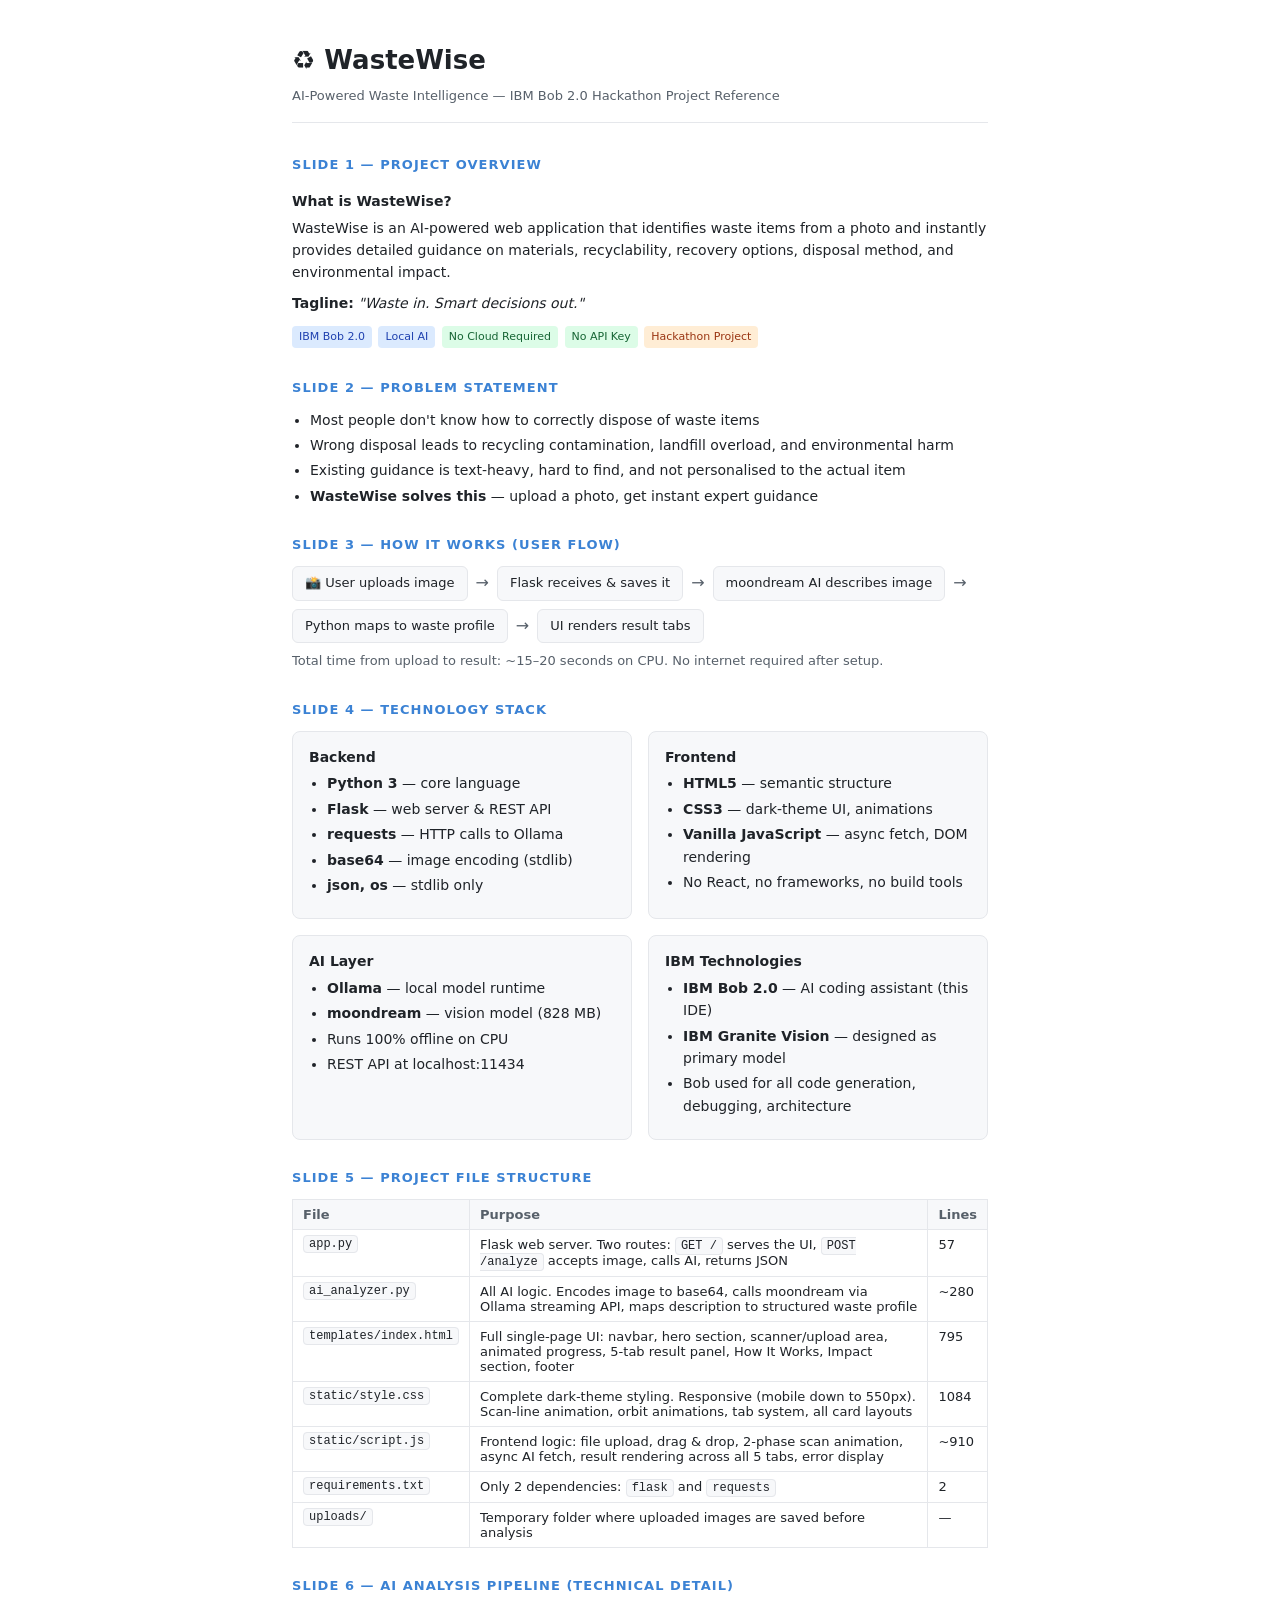
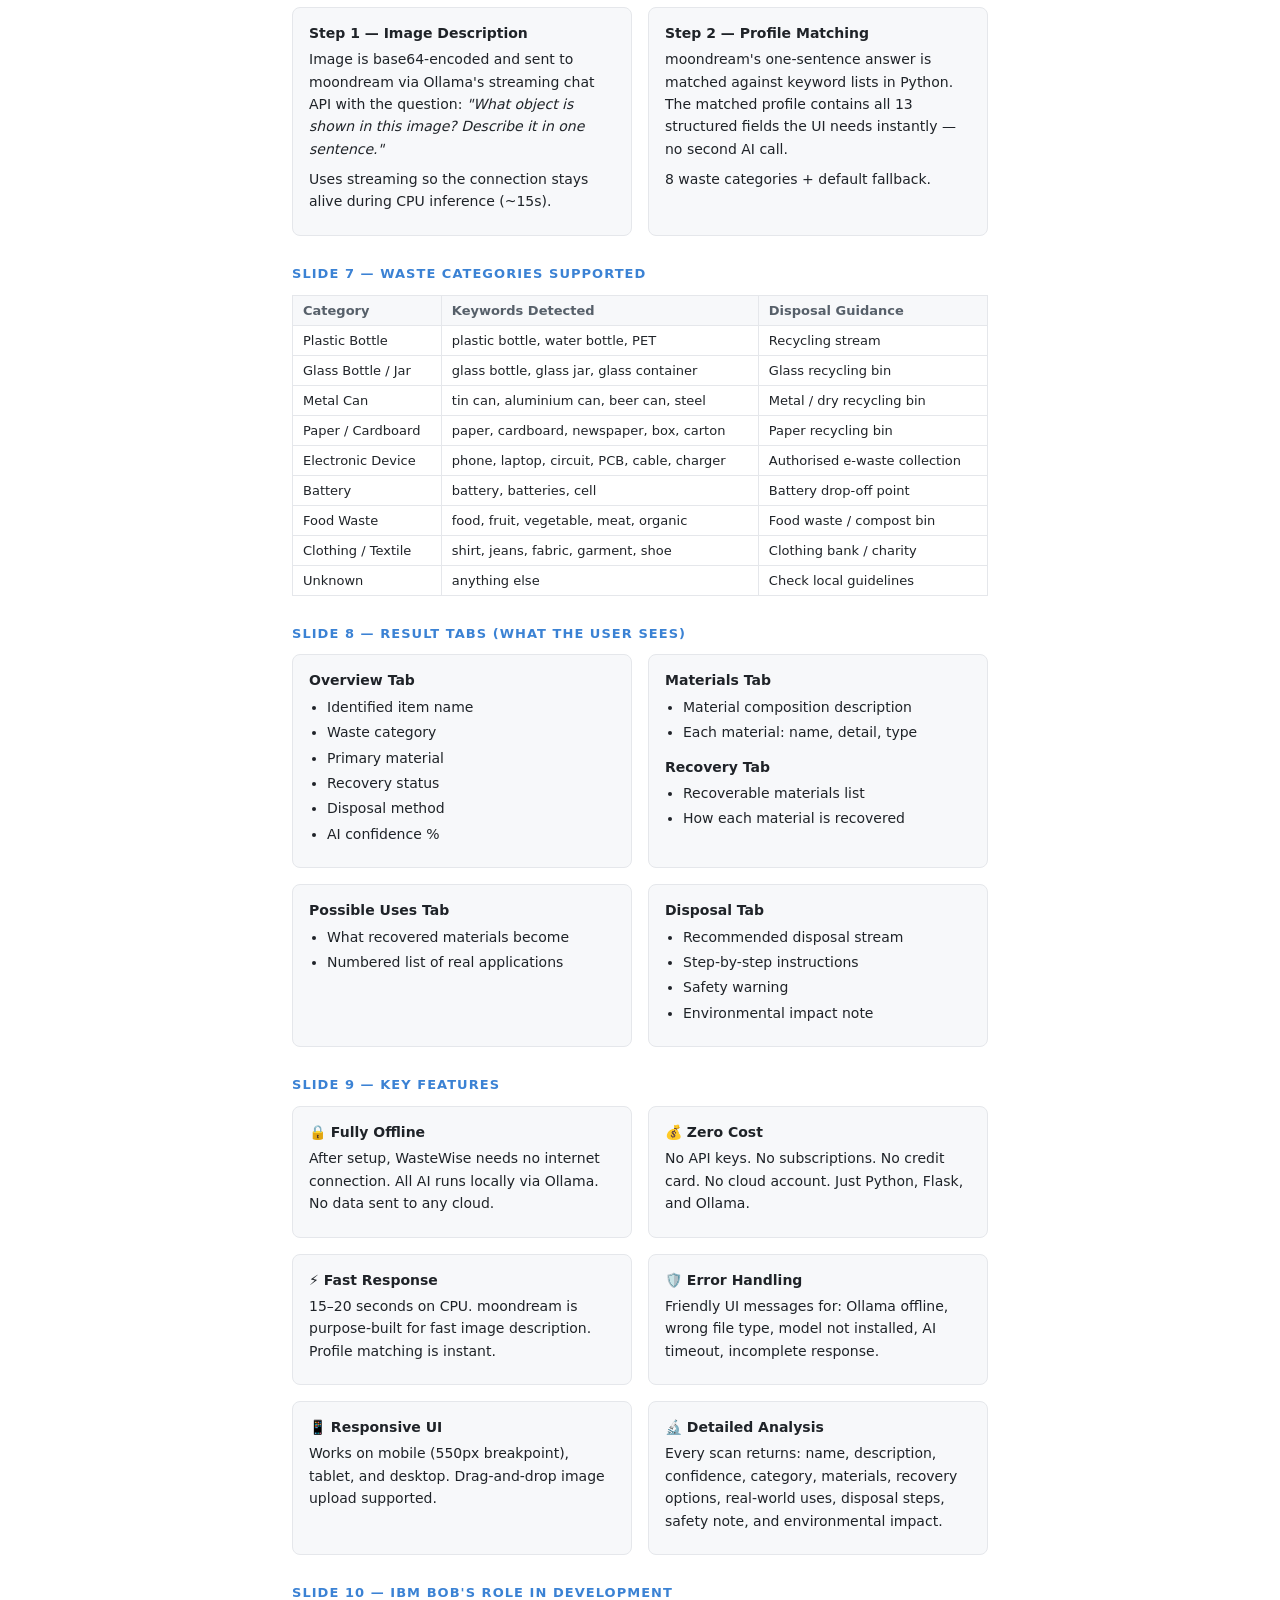
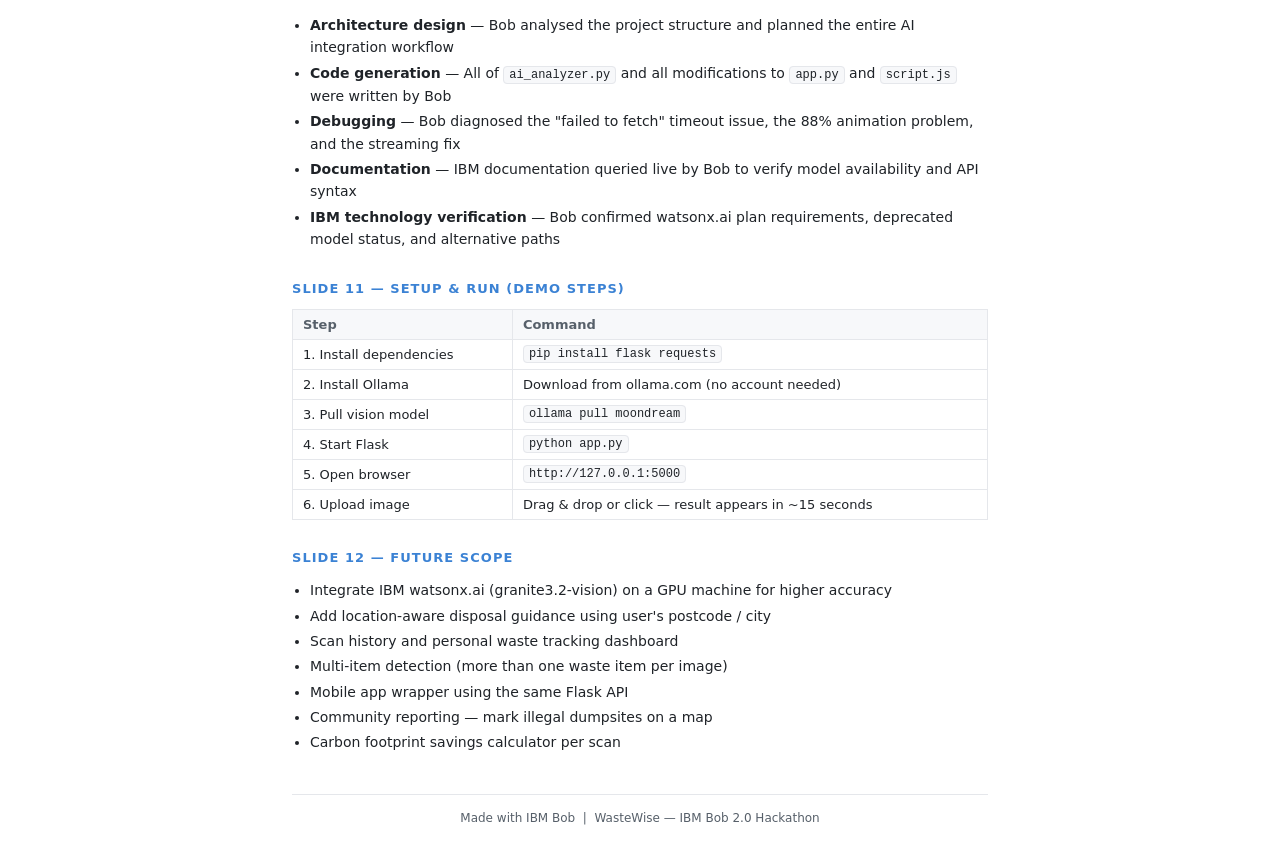
<file: wastewise-ppt-one-pager.html>
<html lang="en">
<head>
<meta charset="UTF-8" />
<meta name="viewport" content="width=device-width, initial-scale=1.0" />
<title>WasteWise – PPT Reference</title>
<style>
  * { margin: 0; padding: 0; box-sizing: border-box; }
  body { font-family: -apple-system, "Segoe UI", system-ui, sans-serif; background: #ffffff; color: #1f2328; font-size: 14px; line-height: 1.6; }
  .page { max-width: 760px; margin: 0 auto; padding: 40px 32px; }
  h1 { font-size: 26px; font-weight: 700; color: #1f2328; margin-bottom: 4px; }
  .subtitle { color: #57606a; font-size: 13px; margin-bottom: 32px; padding-bottom: 16px; border-bottom: 1px solid #e5e7eb; }
  h2 { font-size: 13px; font-weight: 700; color: #3b82d4; letter-spacing: 0.08em; text-transform: uppercase; margin: 28px 0 10px; }
  h3 { font-size: 14px; font-weight: 600; color: #1f2328; margin: 14px 0 4px; }
  p { color: #1f2328; margin-bottom: 8px; }
  ul { padding-left: 18px; margin-bottom: 8px; }
  li { margin-bottom: 3px; color: #1f2328; }
  .grid2 { display: grid; grid-template-columns: 1fr 1fr; gap: 16px; margin-bottom: 8px; }
  .card { background: #f7f8fa; border: 1px solid #e5e7eb; border-radius: 8px; padding: 14px 16px; }
  .card h3 { margin-top: 0; }
  .tag { display: inline-block; background: #e5e7eb; color: #1f2328; font-size: 11px; border-radius: 4px; padding: 2px 7px; margin: 2px 2px 2px 0; }
  .tag.blue { background: #dbeafe; color: #1e40af; }
  .tag.green { background: #dcfce7; color: #166534; }
  .tag.orange { background: #ffedd5; color: #9a3412; }
  .flow { display: flex; align-items: center; gap: 8px; flex-wrap: wrap; margin: 8px 0; }
  .flow-step { background: #f7f8fa; border: 1px solid #e5e7eb; border-radius: 6px; padding: 6px 12px; font-size: 13px; font-weight: 500; }
  .arrow { color: #57606a; font-size: 16px; }
  table { width: 100%; border-collapse: collapse; margin-bottom: 8px; font-size: 13px; }
  th { background: #f7f8fa; border: 1px solid #e5e7eb; padding: 7px 10px; text-align: left; font-weight: 600; color: #57606a; }
  td { border: 1px solid #e5e7eb; padding: 7px 10px; vertical-align: top; }
  .mono { font-family: "Consolas", "Courier New", monospace; font-size: 12px; background: #f7f8fa; border: 1px solid #e5e7eb; border-radius: 4px; padding: 1px 5px; }
  .section { margin-bottom: 24px; }
  .footer { margin-top: 40px; padding-top: 14px; border-top: 1px solid #e5e7eb; text-align: center; font-size: 12px; color: #57606a; }
</style>
</head>
<body>
<div class="page">

  <h1>♻ WasteWise</h1>
  <p class="subtitle">AI-Powered Waste Intelligence — IBM Bob 2.0 Hackathon Project Reference</p>

  
  <div class="section">
    <h2>Slide 1 — Project Overview</h2>
    <h3>What is WasteWise?</h3>
    <p>WasteWise is an AI-powered web application that identifies waste items from a photo and instantly provides detailed guidance on materials, recyclability, recovery options, disposal method, and environmental impact.</p>
    <p><strong>Tagline:</strong> <em>"Waste in. Smart decisions out."</em></p>
    <div style="margin-top:10px">
      <span class="tag blue">IBM Bob 2.0</span>
      <span class="tag blue">Local AI</span>
      <span class="tag green">No Cloud Required</span>
      <span class="tag green">No API Key</span>
      <span class="tag orange">Hackathon Project</span>
    </div>
  </div>

  
  <div class="section">
    <h2>Slide 2 — Problem Statement</h2>
    <ul>
      <li>Most people don't know how to correctly dispose of waste items</li>
      <li>Wrong disposal leads to recycling contamination, landfill overload, and environmental harm</li>
      <li>Existing guidance is text-heavy, hard to find, and not personalised to the actual item</li>
      <li><strong>WasteWise solves this</strong> — upload a photo, get instant expert guidance</li>
    </ul>
  </div>

  
  <div class="section">
    <h2>Slide 3 — How It Works (User Flow)</h2>
    <div class="flow">
      <div class="flow-step">📸 User uploads image</div>
      <span class="arrow">→</span>
      <div class="flow-step">Flask receives &amp; saves it</div>
      <span class="arrow">→</span>
      <div class="flow-step">moondream AI describes image</div>
      <span class="arrow">→</span>
      <div class="flow-step">Python maps to waste profile</div>
      <span class="arrow">→</span>
      <div class="flow-step">UI renders result tabs</div>
    </div>
    <p style="margin-top:8px;color:#57606a;font-size:13px">Total time from upload to result: ~15–20 seconds on CPU. No internet required after setup.</p>
  </div>

  
  <div class="section">
    <h2>Slide 4 — Technology Stack</h2>
    <div class="grid2">
      <div class="card">
        <h3>Backend</h3>
        <ul>
          <li><strong>Python 3</strong> — core language</li>
          <li><strong>Flask</strong> — web server &amp; REST API</li>
          <li><strong>requests</strong> — HTTP calls to Ollama</li>
          <li><strong>base64</strong> — image encoding (stdlib)</li>
          <li><strong>json, os</strong> — stdlib only</li>
        </ul>
      </div>
      <div class="card">
        <h3>Frontend</h3>
        <ul>
          <li><strong>HTML5</strong> — semantic structure</li>
          <li><strong>CSS3</strong> — dark-theme UI, animations</li>
          <li><strong>Vanilla JavaScript</strong> — async fetch, DOM rendering</li>
          <li>No React, no frameworks, no build tools</li>
        </ul>
      </div>
      <div class="card">
        <h3>AI Layer</h3>
        <ul>
          <li><strong>Ollama</strong> — local model runtime</li>
          <li><strong>moondream</strong> — vision model (828 MB)</li>
          <li>Runs 100% offline on CPU</li>
          <li>REST API at localhost:11434</li>
        </ul>
      </div>
      <div class="card">
        <h3>IBM Technologies</h3>
        <ul>
          <li><strong>IBM Bob 2.0</strong> — AI coding assistant (this IDE)</li>
          <li><strong>IBM Granite Vision</strong> — designed as primary model</li>
          <li>Bob used for all code generation, debugging, architecture</li>
        </ul>
      </div>
    </div>
  </div>

  
  <div class="section">
    <h2>Slide 5 — Project File Structure</h2>
    <table>
      <tr><th>File</th><th>Purpose</th><th>Lines</th></tr>
      <tr><td><span class="mono">app.py</span></td><td>Flask web server. Two routes: <span class="mono">GET /</span> serves the UI, <span class="mono">POST /analyze</span> accepts image, calls AI, returns JSON</td><td>57</td></tr>
      <tr><td><span class="mono">ai_analyzer.py</span></td><td>All AI logic. Encodes image to base64, calls moondream via Ollama streaming API, maps description to structured waste profile</td><td>~280</td></tr>
      <tr><td><span class="mono">templates/index.html</span></td><td>Full single-page UI: navbar, hero section, scanner/upload area, animated progress, 5-tab result panel, How It Works, Impact section, footer</td><td>795</td></tr>
      <tr><td><span class="mono">static/style.css</span></td><td>Complete dark-theme styling. Responsive (mobile down to 550px). Scan-line animation, orbit animations, tab system, all card layouts</td><td>1084</td></tr>
      <tr><td><span class="mono">static/script.js</span></td><td>Frontend logic: file upload, drag &amp; drop, 2-phase scan animation, async AI fetch, result rendering across all 5 tabs, error display</td><td>~910</td></tr>
      <tr><td><span class="mono">requirements.txt</span></td><td>Only 2 dependencies: <span class="mono">flask</span> and <span class="mono">requests</span></td><td>2</td></tr>
      <tr><td><span class="mono">uploads/</span></td><td>Temporary folder where uploaded images are saved before analysis</td><td>—</td></tr>
    </table>
  </div>

  
  <div class="section">
    <h2>Slide 6 — AI Analysis Pipeline (Technical Detail)</h2>
    <div class="grid2">
      <div class="card">
        <h3>Step 1 — Image Description</h3>
        <p>Image is base64-encoded and sent to moondream via Ollama's streaming chat API with the question: <em>"What object is shown in this image? Describe it in one sentence."</em></p>
        <p>Uses streaming so the connection stays alive during CPU inference (~15s).</p>
      </div>
      <div class="card">
        <h3>Step 2 — Profile Matching</h3>
        <p>moondream's one-sentence answer is matched against keyword lists in Python. The matched profile contains all 13 structured fields the UI needs instantly — no second AI call.</p>
        <p>8 waste categories + default fallback.</p>
      </div>
    </div>
  </div>

  
  <div class="section">
    <h2>Slide 7 — Waste Categories Supported</h2>
    <table>
      <tr><th>Category</th><th>Keywords Detected</th><th>Disposal Guidance</th></tr>
      <tr><td>Plastic Bottle</td><td>plastic bottle, water bottle, PET</td><td>Recycling stream</td></tr>
      <tr><td>Glass Bottle / Jar</td><td>glass bottle, glass jar, glass container</td><td>Glass recycling bin</td></tr>
      <tr><td>Metal Can</td><td>tin can, aluminium can, beer can, steel</td><td>Metal / dry recycling bin</td></tr>
      <tr><td>Paper / Cardboard</td><td>paper, cardboard, newspaper, box, carton</td><td>Paper recycling bin</td></tr>
      <tr><td>Electronic Device</td><td>phone, laptop, circuit, PCB, cable, charger</td><td>Authorised e-waste collection</td></tr>
      <tr><td>Battery</td><td>battery, batteries, cell</td><td>Battery drop-off point</td></tr>
      <tr><td>Food Waste</td><td>food, fruit, vegetable, meat, organic</td><td>Food waste / compost bin</td></tr>
      <tr><td>Clothing / Textile</td><td>shirt, jeans, fabric, garment, shoe</td><td>Clothing bank / charity</td></tr>
      <tr><td>Unknown</td><td>anything else</td><td>Check local guidelines</td></tr>
    </table>
  </div>

  
  <div class="section">
    <h2>Slide 8 — Result Tabs (What the User Sees)</h2>
    <div class="grid2">
      <div class="card">
        <h3>Overview Tab</h3>
        <ul>
          <li>Identified item name</li>
          <li>Waste category</li>
          <li>Primary material</li>
          <li>Recovery status</li>
          <li>Disposal method</li>
          <li>AI confidence %</li>
        </ul>
      </div>
      <div class="card">
        <h3>Materials Tab</h3>
        <ul>
          <li>Material composition description</li>
          <li>Each material: name, detail, type</li>
        </ul>
        <h3 style="margin-top:12px">Recovery Tab</h3>
        <ul>
          <li>Recoverable materials list</li>
          <li>How each material is recovered</li>
        </ul>
      </div>
      <div class="card">
        <h3>Possible Uses Tab</h3>
        <ul>
          <li>What recovered materials become</li>
          <li>Numbered list of real applications</li>
        </ul>
      </div>
      <div class="card">
        <h3>Disposal Tab</h3>
        <ul>
          <li>Recommended disposal stream</li>
          <li>Step-by-step instructions</li>
          <li>Safety warning</li>
          <li>Environmental impact note</li>
        </ul>
      </div>
    </div>
  </div>

  
  <div class="section">
    <h2>Slide 9 — Key Features</h2>
    <div class="grid2">
      <div class="card">
        <h3>🔒 Fully Offline</h3>
        <p>After setup, WasteWise needs no internet connection. All AI runs locally via Ollama. No data sent to any cloud.</p>
      </div>
      <div class="card">
        <h3>💰 Zero Cost</h3>
        <p>No API keys. No subscriptions. No credit card. No cloud account. Just Python, Flask, and Ollama.</p>
      </div>
      <div class="card">
        <h3>⚡ Fast Response</h3>
        <p>15–20 seconds on CPU. moondream is purpose-built for fast image description. Profile matching is instant.</p>
      </div>
      <div class="card">
        <h3>🛡️ Error Handling</h3>
        <p>Friendly UI messages for: Ollama offline, wrong file type, model not installed, AI timeout, incomplete response.</p>
      </div>
      <div class="card">
        <h3>📱 Responsive UI</h3>
        <p>Works on mobile (550px breakpoint), tablet, and desktop. Drag-and-drop image upload supported.</p>
      </div>
      <div class="card">
        <h3>🔬 Detailed Analysis</h3>
        <p>Every scan returns: name, description, confidence, category, materials, recovery options, real-world uses, disposal steps, safety note, and environmental impact.</p>
      </div>
    </div>
  </div>

  
  <div class="section">
    <h2>Slide 10 — IBM Bob's Role in Development</h2>
    <ul>
      <li><strong>Architecture design</strong> — Bob analysed the project structure and planned the entire AI integration workflow</li>
      <li><strong>Code generation</strong> — All of <span class="mono">ai_analyzer.py</span> and all modifications to <span class="mono">app.py</span> and <span class="mono">script.js</span> were written by Bob</li>
      <li><strong>Debugging</strong> — Bob diagnosed the "failed to fetch" timeout issue, the 88% animation problem, and the streaming fix</li>
      <li><strong>Documentation</strong> — IBM documentation queried live by Bob to verify model availability and API syntax</li>
      <li><strong>IBM technology verification</strong> — Bob confirmed watsonx.ai plan requirements, deprecated model status, and alternative paths</li>
    </ul>
  </div>

  
  <div class="section">
    <h2>Slide 11 — Setup &amp; Run (Demo Steps)</h2>
    <table>
      <tr><th>Step</th><th>Command</th></tr>
      <tr><td>1. Install dependencies</td><td><span class="mono">pip install flask requests</span></td></tr>
      <tr><td>2. Install Ollama</td><td>Download from ollama.com (no account needed)</td></tr>
      <tr><td>3. Pull vision model</td><td><span class="mono">ollama pull moondream</span></td></tr>
      <tr><td>4. Start Flask</td><td><span class="mono">python app.py</span></td></tr>
      <tr><td>5. Open browser</td><td><span class="mono">http://127.0.0.1:5000</span></td></tr>
      <tr><td>6. Upload image</td><td>Drag &amp; drop or click — result appears in ~15 seconds</td></tr>
    </table>
  </div>

  
  <div class="section">
    <h2>Slide 12 — Future Scope</h2>
    <ul>
      <li>Integrate IBM watsonx.ai (granite3.2-vision) on a GPU machine for higher accuracy</li>
      <li>Add location-aware disposal guidance using user's postcode / city</li>
      <li>Scan history and personal waste tracking dashboard</li>
      <li>Multi-item detection (more than one waste item per image)</li>
      <li>Mobile app wrapper using the same Flask API</li>
      <li>Community reporting — mark illegal dumpsites on a map</li>
      <li>Carbon footprint savings calculator per scan</li>
    </ul>
  </div>

  <div class="footer">Made with IBM Bob  |  WasteWise — IBM Bob 2.0 Hackathon</div>
</div>
</body>
</html>
</file>
